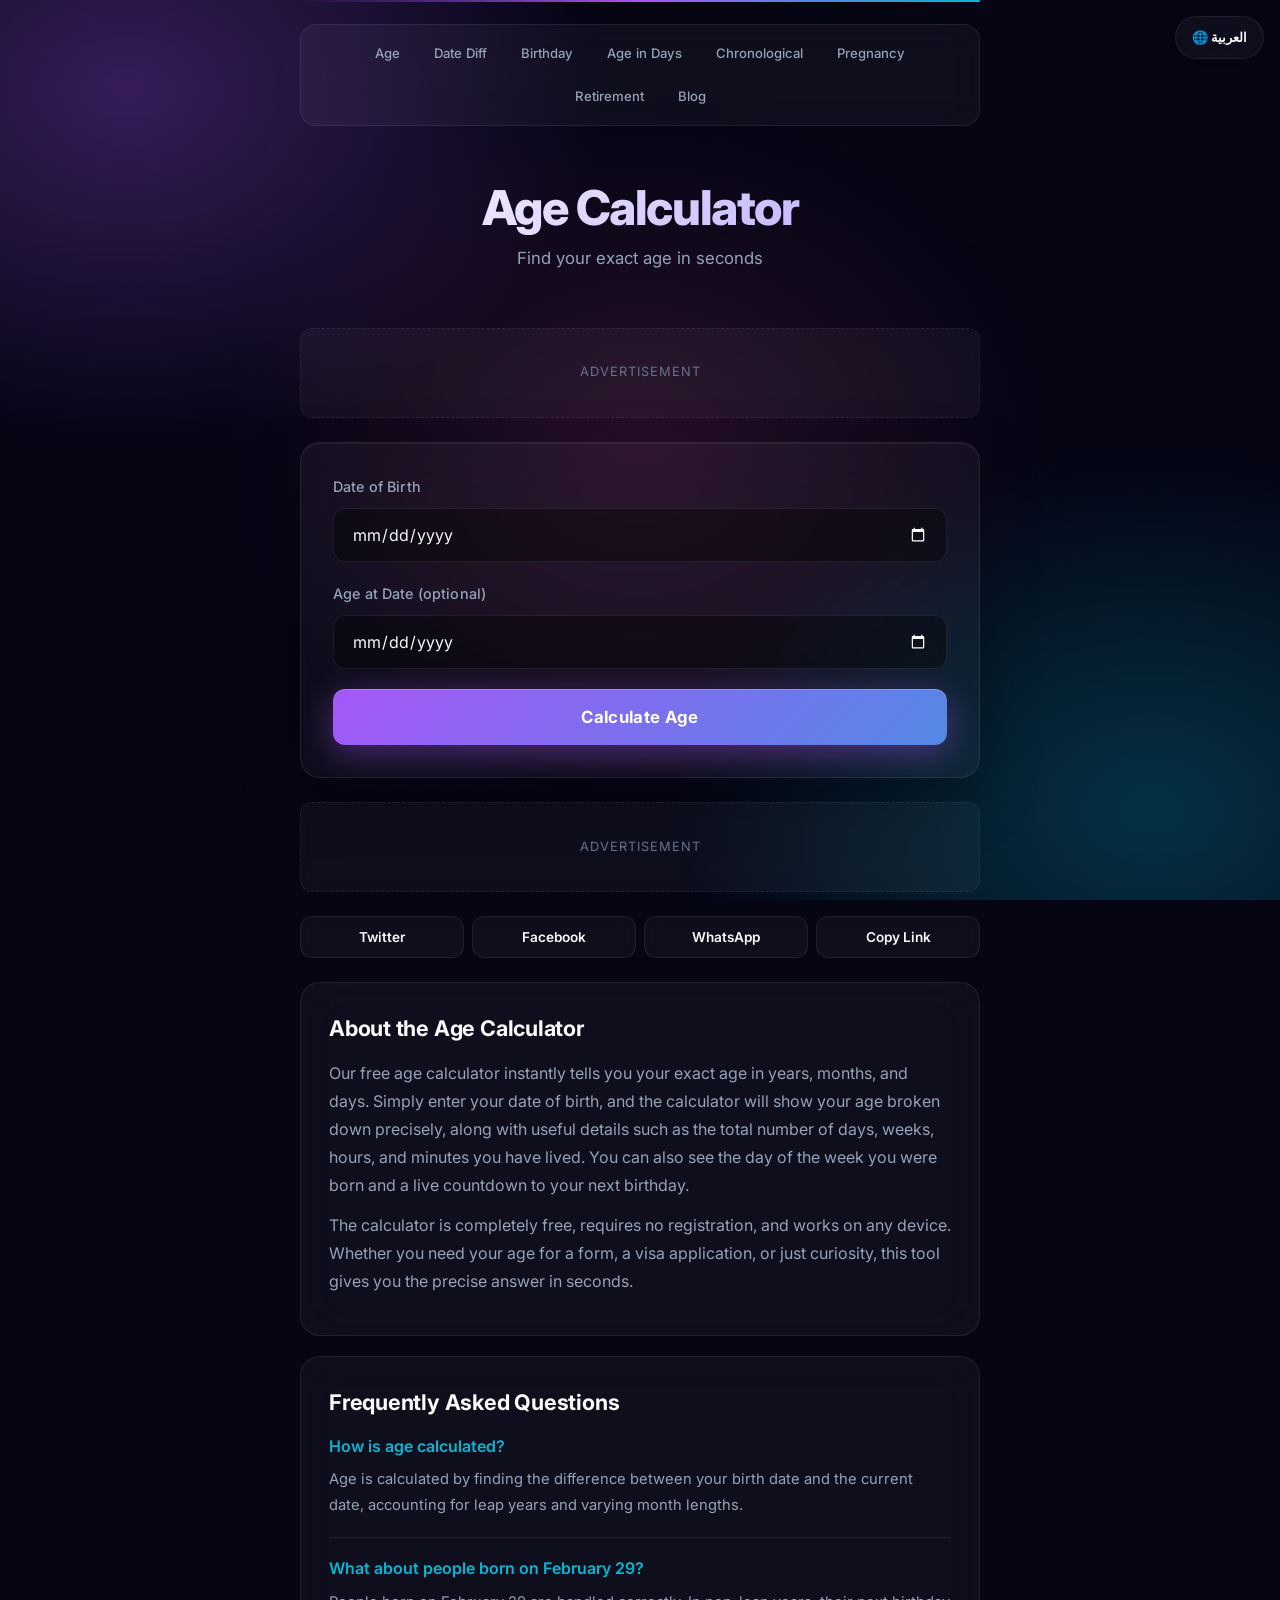
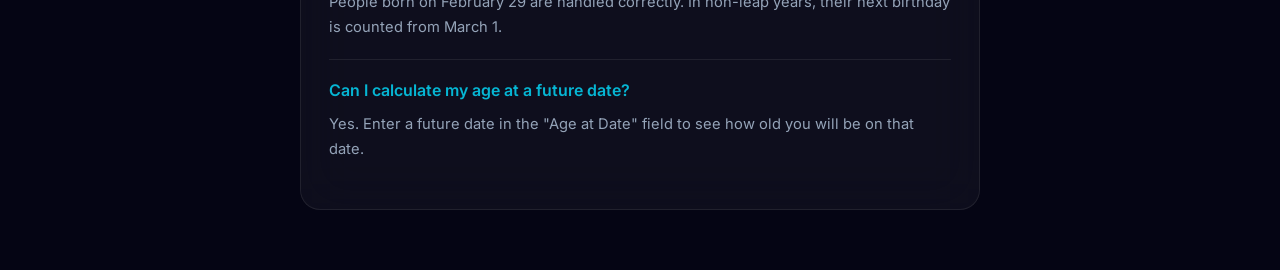
<file: index.html>
<!DOCTYPE html>
<html lang="en">
<head>
    <meta charset="UTF-8">
    <meta name="viewport" content="width=device-width, initial-scale=1.0">
    <title>Age Calculator - Calculate Your Exact Age in Years, Months, Days</title>
    <meta name="description" content="Free online age calculator. Find your exact age in years, months, days, hours and minutes. Also shows days until your next birthday and the day of week you were born.">
    <link rel="stylesheet" href="style.css">
    <script type="application/ld+json">
    {"@context":"https://schema.org","@type":"FAQPage","mainEntity":[
    {"@type":"Question","name":"How is age calculated?","acceptedAnswer":{"@type":"Answer","text":"Age is calculated by finding the difference between your birth date and the current date, accounting for leap years and varying month lengths."}},
    {"@type":"Question","name":"What about people born on February 29?","acceptedAnswer":{"@type":"Answer","text":"People born on February 29 are handled correctly. In non-leap years, their next birthday is counted from March 1."}},
    {"@type":"Question","name":"Can I calculate my age at a future date?","acceptedAnswer":{"@type":"Answer","text":"Yes. Enter a future date in the Age at Date field to see how old you will be on that date."}}]}
    </script>
</head>
<body>
    <div class="container">
        <nav class="site-nav">
            <a href="index.html">Age</a>
            <a href="date-difference.html">Date Diff</a>
            <a href="birthday-calculator.html">Birthday</a>
            <a href="age-in-days.html">Age in Days</a>
            <a href="chronological-age.html">Chronological</a>
            <a href="pregnancy-calculator.html">Pregnancy</a>
            <a href="retirement-calculator.html">Retirement</a>
            <a href="blog.html">Blog</a>
        </nav>
        <header>
            <h1>Age Calculator</h1>
            <p>Find your exact age in seconds</p>
        </header>
        <div class="ad-slot">Advertisement</div>
        <main class="card">
            <div class="input-group">
                <label for="birthdate">Date of Birth</label>
                <input type="date" id="birthdate" required>
            </div>
            <div class="input-group">
                <label for="currentdate">Age at Date (optional)</label>
                <input type="date" id="currentdate">
            </div>
            <button id="calculateBtn">Calculate Age</button>
        </main>
        <section id="results" class="results hidden">
            <div class="main-result">
                <h2>Your Exact Age</h2>
                <p id="ageResult">--</p>
            </div>
            <div id="countdownBox" class="countdown-box hidden">
                <span class="label">Next Birthday Countdown</span>
                <span id="countdown" class="countdown-value">--</span>
            </div>
                        <div id="progressBox" class="progress-container hidden">
                <h3>Life Progress (based on 80-year average)</h3>
                <div class="progress-bar"><div class="progress-fill" id="progressFill">0%</div></div>
                <div class="progress-label" id="progressLabel">--</div>
            </div>
            <div class="result-grid">
                <div class="result-item"><span class="label">Total Days</span><span class="value" id="totalDays">--</span></div>
                <div class="result-item"><span class="label">Total Weeks</span><span class="value" id="totalWeeks">--</span></div>
                <div class="result-item"><span class="label">Total Hours</span><span class="value" id="totalHours">--</span></div>
                <div class="result-item"><span class="label">Total Minutes</span><span class="value" id="totalMinutes">--</span></div>
                <div class="result-item"><span class="label">Born On</span><span class="value" id="bornDay">--</span></div>
                <div class="result-item"><span class="label">Next Birthday</span><span class="value" id="nextBirthday">--</span></div>
            </div>
        </section>
        <div class="ad-slot">Advertisement</div>
        <section class="content-section">
            <h2>About the Age Calculator</h2>
            <p>Our free age calculator instantly tells you your exact age in years, months, and days. Simply enter your date of birth, and the calculator will show your age broken down precisely, along with useful details such as the total number of days, weeks, hours, and minutes you have lived. You can also see the day of the week you were born and a live countdown to your next birthday.</p>
            <p>The calculator is completely free, requires no registration, and works on any device. Whether you need your age for a form, a visa application, or just curiosity, this tool gives you the precise answer in seconds.</p>
        </section>
        <section class="content-section">
            <h2>Frequently Asked Questions</h2>
            <div class="faq-item"><h3>How is age calculated?</h3><p>Age is calculated by finding the difference between your birth date and the current date, accounting for leap years and varying month lengths.</p></div>
            <div class="faq-item"><h3>What about people born on February 29?</h3><p>People born on February 29 are handled correctly. In non-leap years, their next birthday is counted from March 1.</p></div>
            <div class="faq-item"><h3>Can I calculate my age at a future date?</h3><p>Yes. Enter a future date in the "Age at Date" field to see how old you will be on that date.</p></div>
        </section>
    </div>
    <script src="script.js"></script>
    <script src="common.js"></script>
</body>
</html>
</file>
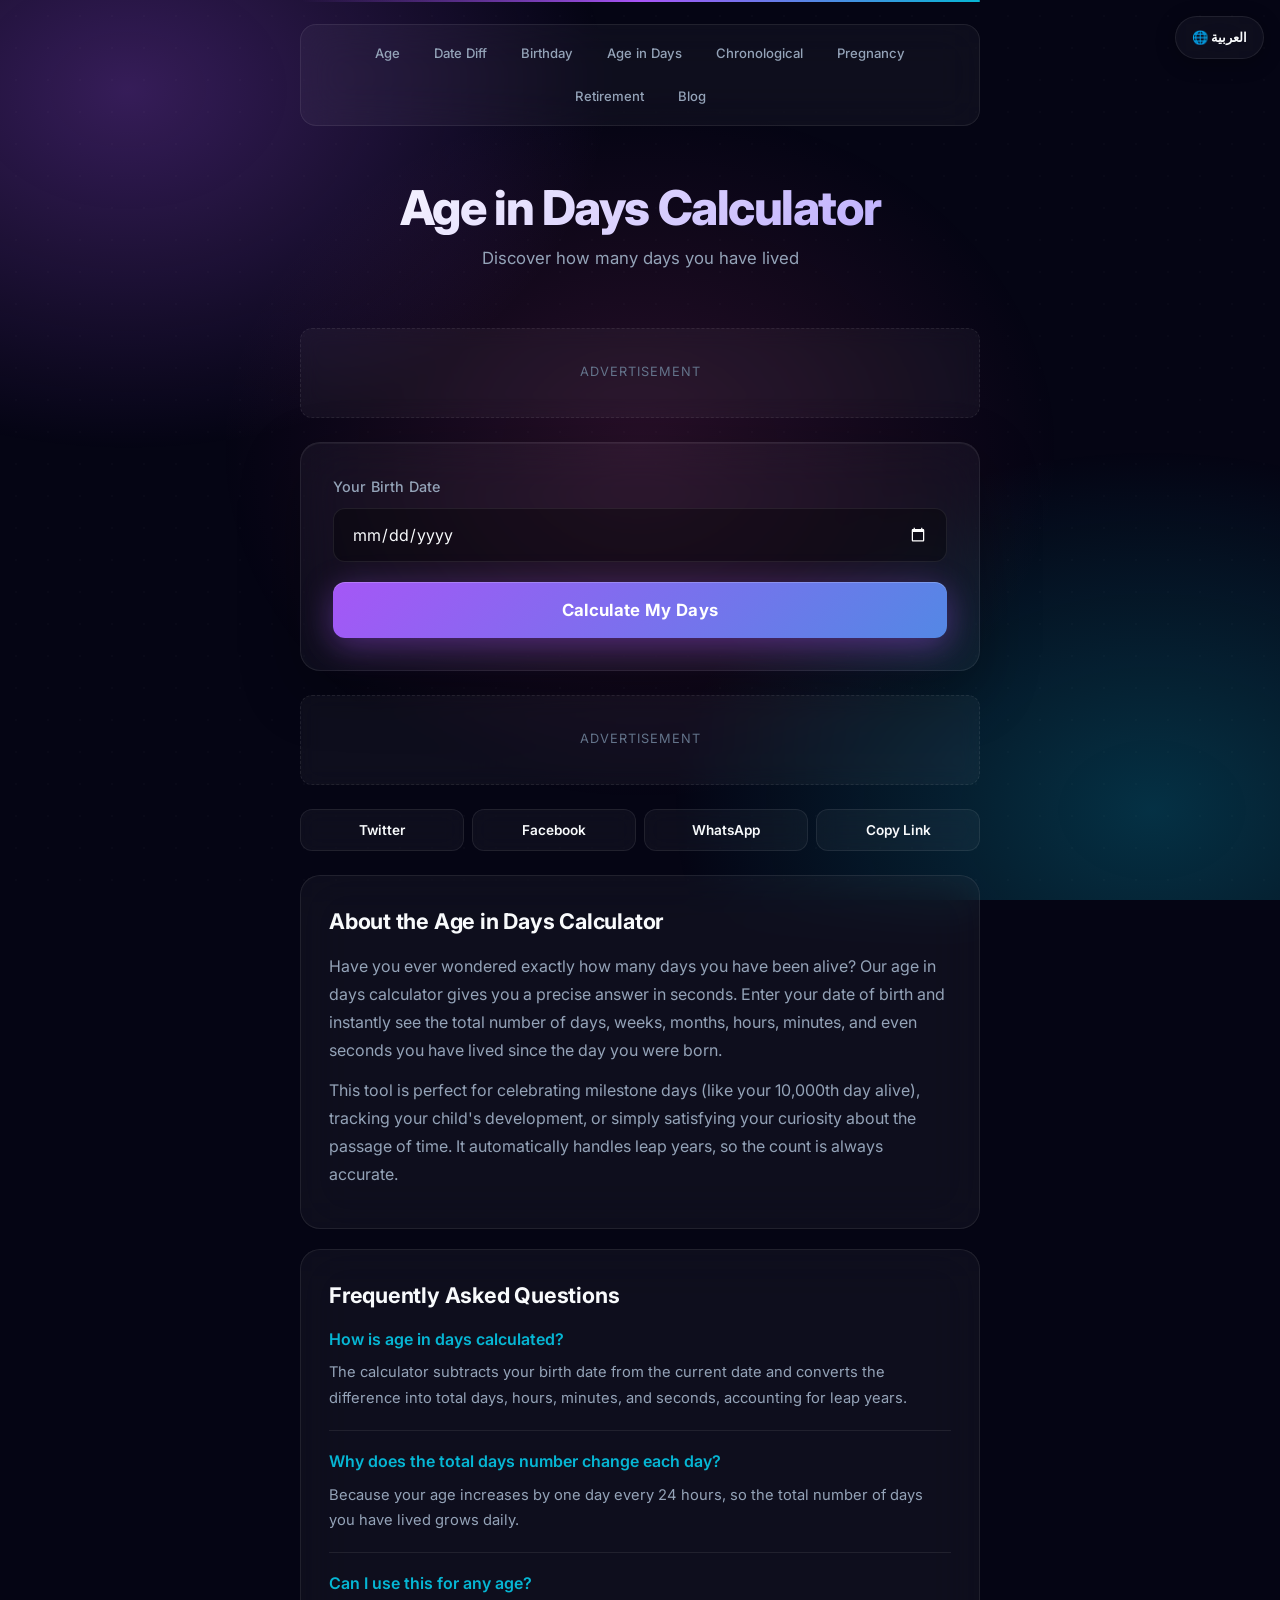
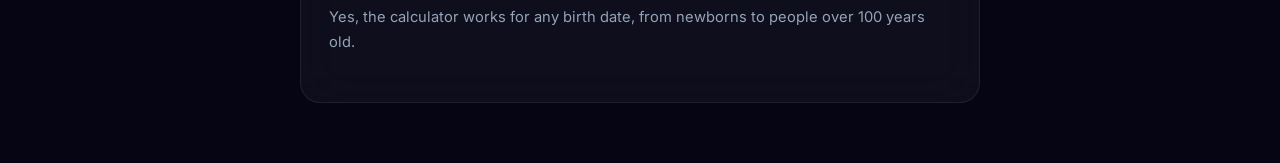
<file: age-in-days.html>
<!DOCTYPE html>
<html lang="en">
<head>
    <meta charset="UTF-8">
    <meta name="viewport" content="width=device-width, initial-scale=1.0">
    <title>Age in Days Calculator - How Many Days Old Am I?</title>
    <meta name="description" content="Find out exactly how many days, hours, minutes, and seconds old you are. Free age in days calculator for all ages.">
    <link rel="stylesheet" href="style.css">
    <script type="application/ld+json">
    {"@context":"https://schema.org","@type":"FAQPage","mainEntity":[
    {"@type":"Question","name":"How is age in days calculated?","acceptedAnswer":{"@type":"Answer","text":"The calculator subtracts your birth date from the current date and converts the difference into total days, hours, minutes, and seconds, accounting for leap years."}},
    {"@type":"Question","name":"Why does the total days number change each day?","acceptedAnswer":{"@type":"Answer","text":"Because your age increases by one day every 24 hours, so the total number of days you have lived grows daily."}},
    {"@type":"Question","name":"Can I use this for any age?","acceptedAnswer":{"@type":"Answer","text":"Yes, the calculator works for any birth date, from newborns to people over 100 years old."}}]}
    </script>
</head>
<body>
    <div class="container">
        <nav class="site-nav">
            <a href="index.html">Age</a>
            <a href="date-difference.html">Date Diff</a>
            <a href="birthday-calculator.html">Birthday</a>
            <a href="age-in-days.html">Age in Days</a>
            <a href="chronological-age.html">Chronological</a>
            <a href="pregnancy-calculator.html">Pregnancy</a>
            <a href="retirement-calculator.html">Retirement</a>
            <a href="blog.html">Blog</a>
        </nav>
        <header>
            <h1>Age in Days Calculator</h1>
            <p>Discover how many days you have lived</p>
        </header>
        <div class="ad-slot">Advertisement</div>
        <main class="card">
            <div class="input-group">
                <label for="birthDate">Your Birth Date</label>
                <input type="date" id="birthDate" required>
            </div>
            <button id="calculateBtn">Calculate My Days</button>
        </main>
        <section id="results" class="results hidden">
            <div class="main-result">
                <h2>You Have Lived</h2>
                <p id="mainDays">--</p>
            </div>
            <div class="result-grid">
                <div class="result-item"><span class="label">Total Weeks</span><span class="value" id="totalWeeks">--</span></div>
                <div class="result-item"><span class="label">Total Months</span><span class="value" id="totalMonths">--</span></div>
                <div class="result-item"><span class="label">Total Hours</span><span class="value" id="totalHours">--</span></div>
                <div class="result-item"><span class="label">Total Minutes</span><span class="value" id="totalMinutes">--</span></div>
                <div class="result-item"><span class="label">Total Seconds</span><span class="value" id="totalSeconds">--</span></div>
            </div>
        </section>
        <div class="ad-slot">Advertisement</div>
        <section class="content-section">
            <h2>About the Age in Days Calculator</h2>
            <p>Have you ever wondered exactly how many days you have been alive? Our age in days calculator gives you a precise answer in seconds. Enter your date of birth and instantly see the total number of days, weeks, months, hours, minutes, and even seconds you have lived since the day you were born.</p>
            <p>This tool is perfect for celebrating milestone days (like your 10,000th day alive), tracking your child's development, or simply satisfying your curiosity about the passage of time. It automatically handles leap years, so the count is always accurate.</p>
        </section>
        <section class="content-section">
            <h2>Frequently Asked Questions</h2>
            <div class="faq-item"><h3>How is age in days calculated?</h3><p>The calculator subtracts your birth date from the current date and converts the difference into total days, hours, minutes, and seconds, accounting for leap years.</p></div>
            <div class="faq-item"><h3>Why does the total days number change each day?</h3><p>Because your age increases by one day every 24 hours, so the total number of days you have lived grows daily.</p></div>
            <div class="faq-item"><h3>Can I use this for any age?</h3><p>Yes, the calculator works for any birth date, from newborns to people over 100 years old.</p></div>
        </section>
    </div>
    <script src="age-in-days.js"></script>
    <script src="common.js"></script>
</body>
</html>
</file>
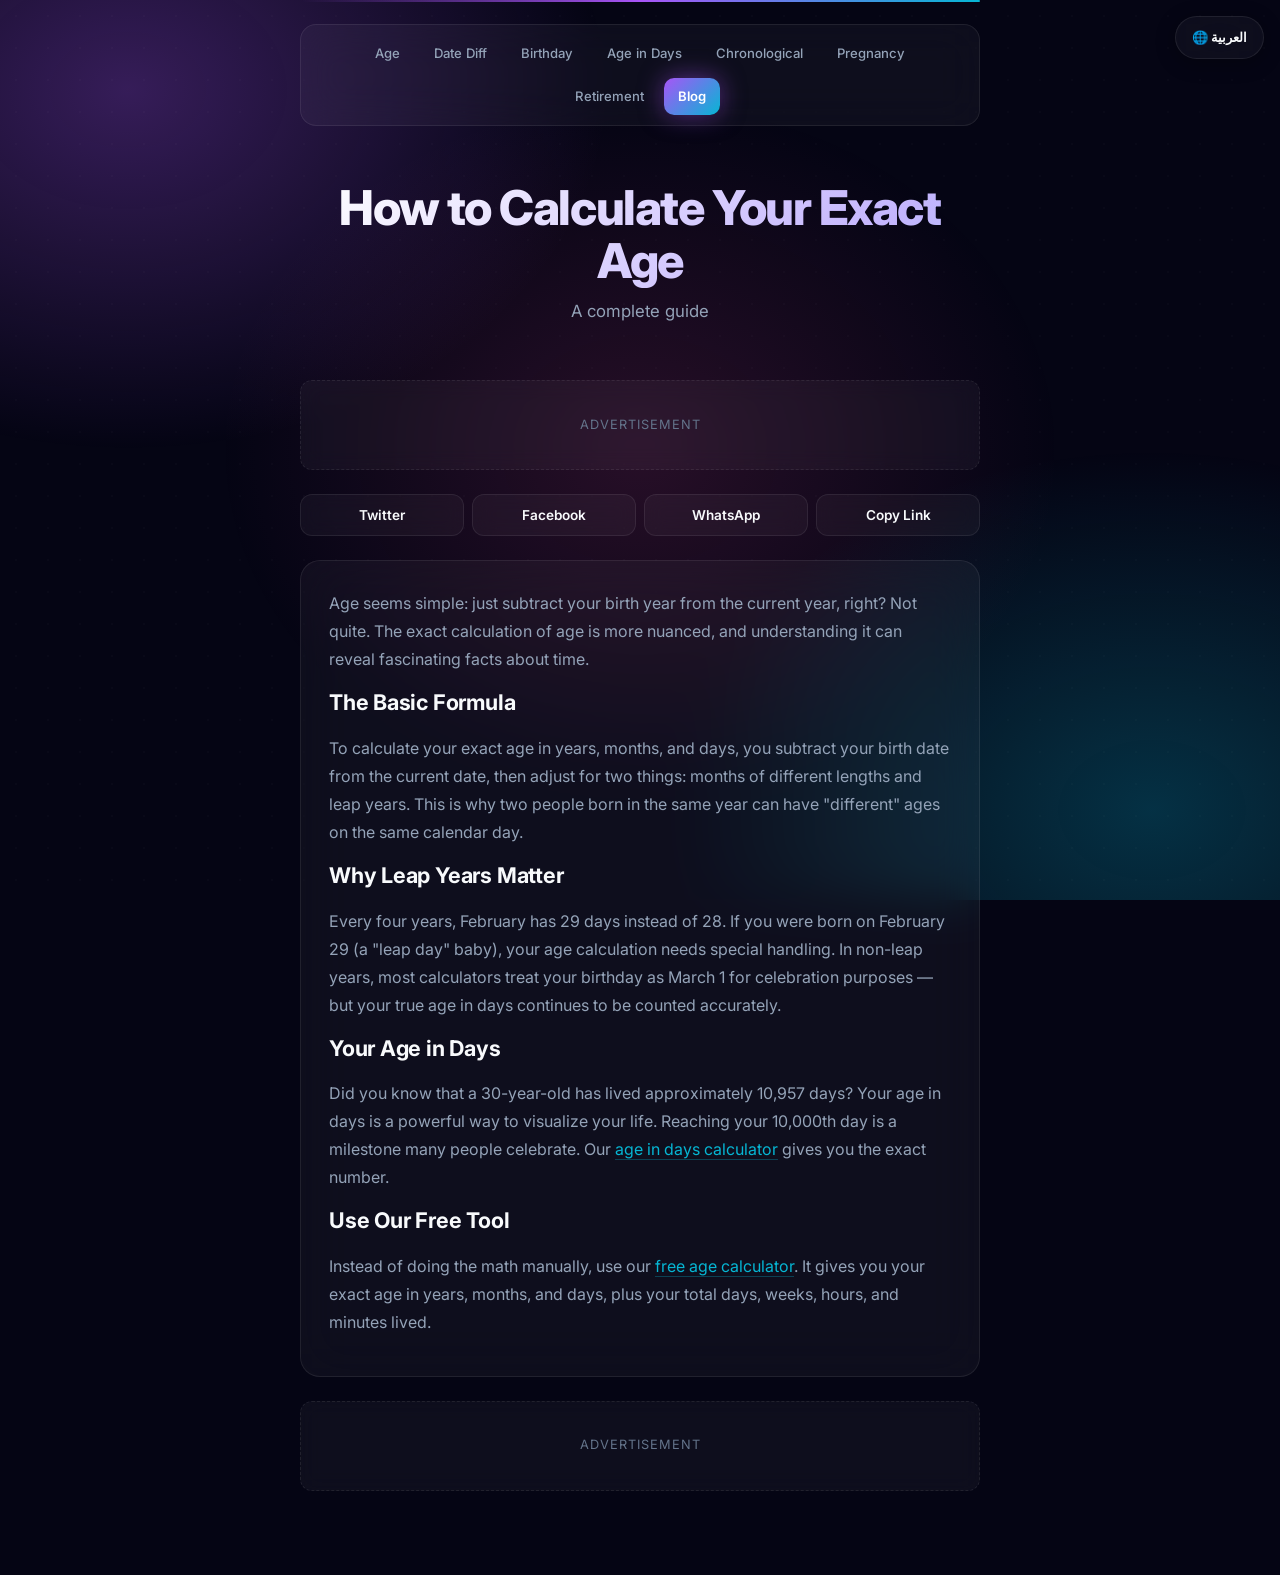
<file: article-age-calculation.html>
<!DOCTYPE html>
<html lang="en">
<head>
    <meta charset="UTF-8">
    <meta name="viewport" content="width=device-width, initial-scale=1.0">
    <title>How to Calculate Your Exact Age: A Complete Guide</title>
    <meta name="description" content="Learn the math behind age calculation, including leap years, month lengths, and why your age in days tells a fascinating story.">
    <link rel="stylesheet" href="style.css">
</head>
<body>
    <div class="container">
        <nav class="site-nav">
            <a href="index.html">Age</a>
            <a href="date-difference.html">Date Diff</a>
            <a href="birthday-calculator.html">Birthday</a>
            <a href="age-in-days.html">Age in Days</a>
            <a href="chronological-age.html">Chronological</a>
            <a href="pregnancy-calculator.html">Pregnancy</a>
            <a href="retirement-calculator.html">Retirement</a>
            <a href="blog.html" class="active">Blog</a>
        </nav>
        <header><h1>How to Calculate Your Exact Age</h1><p>A complete guide</p></header>
        <div class="ad-slot">Advertisement</div>
        <section class="content-section">
            <p>Age seems simple: just subtract your birth year from the current year, right? Not quite. The exact calculation of age is more nuanced, and understanding it can reveal fascinating facts about time.</p>
            <h2>The Basic Formula</h2>
            <p>To calculate your exact age in years, months, and days, you subtract your birth date from the current date, then adjust for two things: months of different lengths and leap years. This is why two people born in the same year can have "different" ages on the same calendar day.</p>
            <h2>Why Leap Years Matter</h2>
            <p>Every four years, February has 29 days instead of 28. If you were born on February 29 (a "leap day" baby), your age calculation needs special handling. In non-leap years, most calculators treat your birthday as March 1 for celebration purposes — but your true age in days continues to be counted accurately.</p>
            <h2>Your Age in Days</h2>
            <p>Did you know that a 30-year-old has lived approximately 10,957 days? Your age in days is a powerful way to visualize your life. Reaching your 10,000th day is a milestone many people celebrate. Our <a href="age-in-days.html">age in days calculator</a> gives you the exact number.</p>
            <h2>Use Our Free Tool</h2>
            <p>Instead of doing the math manually, use our <a href="index.html">free age calculator</a>. It gives you your exact age in years, months, and days, plus your total days, weeks, hours, and minutes lived.</p>
        </section>
        <div class="ad-slot">Advertisement</div>
    </div>
    <script src="common.js"></script>
</body>
</html>
</file>
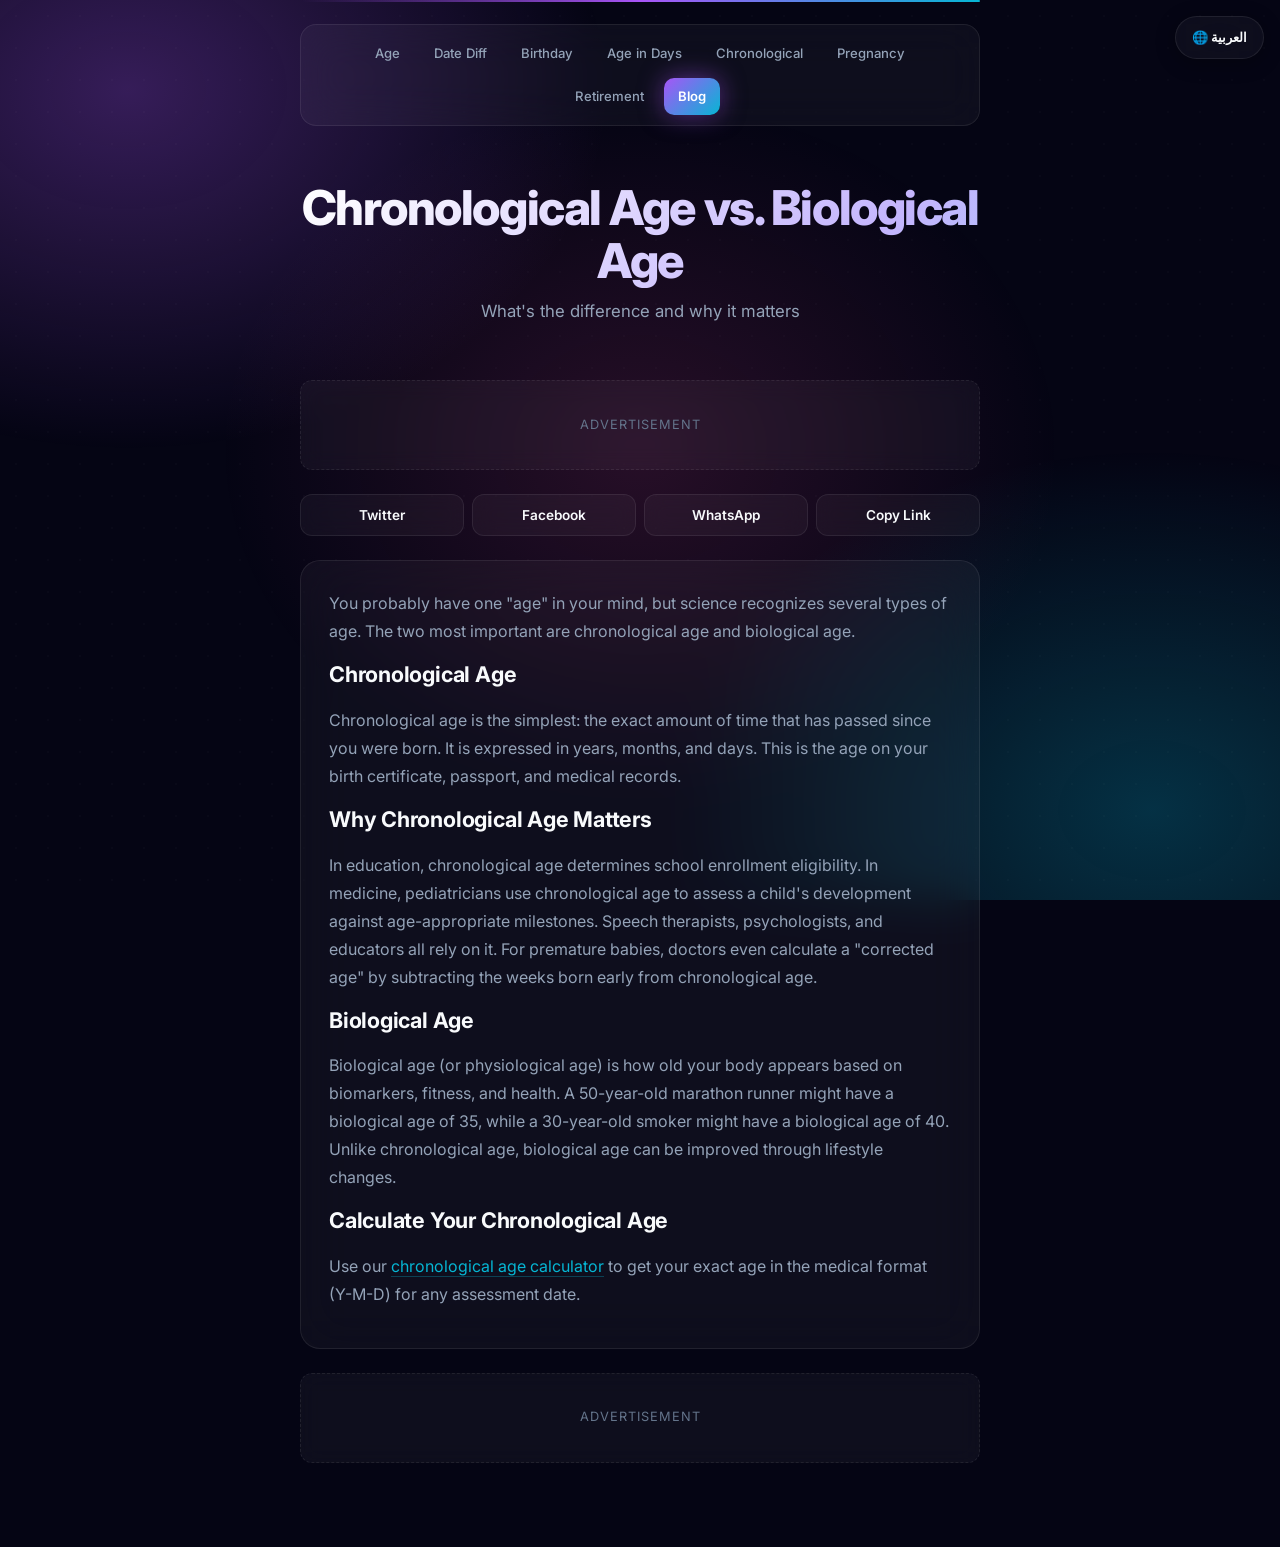
<file: article-chronological-age.html>
<!DOCTYPE html>
<html lang="en">
<head>
    <meta charset="UTF-8">
    <meta name="viewport" content="width=device-width, initial-scale=1.0">
    <title>Chronological Age vs. Biological Age: What's the Difference?</title>
    <meta name="description" content="Understand chronological age, why it matters in education and medicine, and how it differs from biological age.">
    <link rel="stylesheet" href="style.css">
</head>
<body>
    <div class="container">
        <nav class="site-nav">
            <a href="index.html">Age</a>
            <a href="date-difference.html">Date Diff</a>
            <a href="birthday-calculator.html">Birthday</a>
            <a href="age-in-days.html">Age in Days</a>
            <a href="chronological-age.html">Chronological</a>
            <a href="pregnancy-calculator.html">Pregnancy</a>
            <a href="retirement-calculator.html">Retirement</a>
            <a href="blog.html" class="active">Blog</a>
        </nav>
        <header><h1>Chronological Age vs. Biological Age</h1><p>What's the difference and why it matters</p></header>
        <div class="ad-slot">Advertisement</div>
        <section class="content-section">
            <p>You probably have one "age" in your mind, but science recognizes several types of age. The two most important are chronological age and biological age.</p>
            <h2>Chronological Age</h2>
            <p>Chronological age is the simplest: the exact amount of time that has passed since you were born. It is expressed in years, months, and days. This is the age on your birth certificate, passport, and medical records.</p>
            <h2>Why Chronological Age Matters</h2>
            <p>In education, chronological age determines school enrollment eligibility. In medicine, pediatricians use chronological age to assess a child's development against age-appropriate milestones. Speech therapists, psychologists, and educators all rely on it. For premature babies, doctors even calculate a "corrected age" by subtracting the weeks born early from chronological age.</p>
            <h2>Biological Age</h2>
            <p>Biological age (or physiological age) is how old your body appears based on biomarkers, fitness, and health. A 50-year-old marathon runner might have a biological age of 35, while a 30-year-old smoker might have a biological age of 40. Unlike chronological age, biological age can be improved through lifestyle changes.</p>
            <h2>Calculate Your Chronological Age</h2>
            <p>Use our <a href="chronological-age.html">chronological age calculator</a> to get your exact age in the medical format (Y-M-D) for any assessment date.</p>
        </section>
        <div class="ad-slot">Advertisement</div>
    </div>
    <script src="common.js"></script>
</body>
</html>
</file>
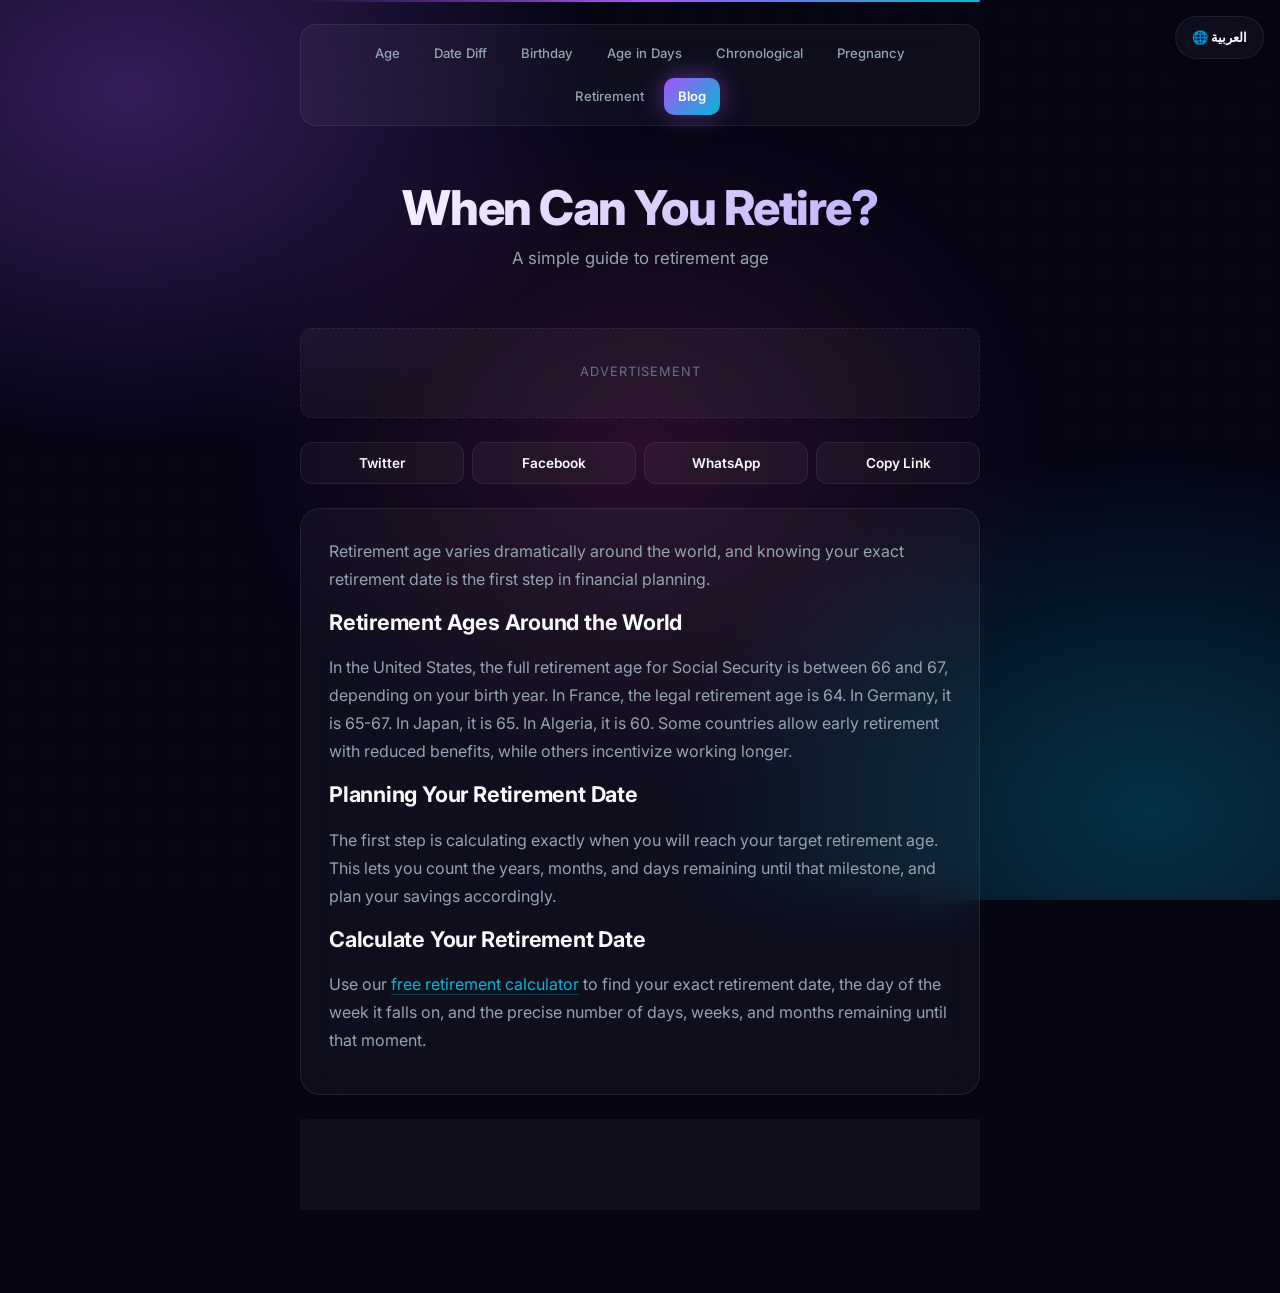
<file: article-retirement.html>
<!DOCTYPE html>
<html lang="en">
<head>
    <meta charset="UTF-8">
    <meta name="viewport" content="width=device-width, initial-scale=1.0">
    <title>When Can You Retire? A Simple Guide to Retirement Age</title>
    <meta name="description" content="Discover how retirement age works around the world and how to calculate your exact retirement date.">
    <link rel="stylesheet" href="style.css">
</head>
<body>
    <div class="container">
        <nav class="site-nav">
            <a href="index.html">Age</a>
            <a href="date-difference.html">Date Diff</a>
            <a href="birthday-calculator.html">Birthday</a>
            <a href="age-in-days.html">Age in Days</a>
            <a href="chronological-age.html">Chronological</a>
            <a href="pregnancy-calculator.html">Pregnancy</a>
            <a href="retirement-calculator.html">Retirement</a>
            <a href="blog.html" class="active">Blog</a>
        </nav>
        <header><h1>When Can You Retire?</h1><p>A simple guide to retirement age</p></header>
        <div class="ad-slot">Advertisement</div>
        <section class="content-section">
            <p>Retirement age varies dramatically around the world, and knowing your exact retirement date is the first step in financial planning.</p>
            <h2>Retirement Ages Around the World</h2>
            <p>In the United States, the full retirement age for Social Security is between 66 and 67, depending on your birth year. In France, the legal retirement age is 64. In Germany, it is 65-67. In Japan, it is 65. In Algeria, it is 60. Some countries allow early retirement with reduced benefits, while others incentivize working longer.</p>
            <h2>Planning Your Retirement Date</h2>
            <p>The first step is calculating exactly when you will reach your target retirement age. This lets you count the years, months, and days remaining until that milestone, and plan your savings accordingly.</p>
            <h2>Calculate Your Retirement Date</h2>
            <p>Use our <a href="retirement-calculator.html">free retirement calculator</a> to find your exact retirement date, the day of the week it falls on, and the precise number of days, weeks, and months remaining until that moment.</p>
        </section>
        <div class="ad-slot">Advertisement</div>
    </div>
    <script src="common.js"></script>
</body>
</html>
</file>
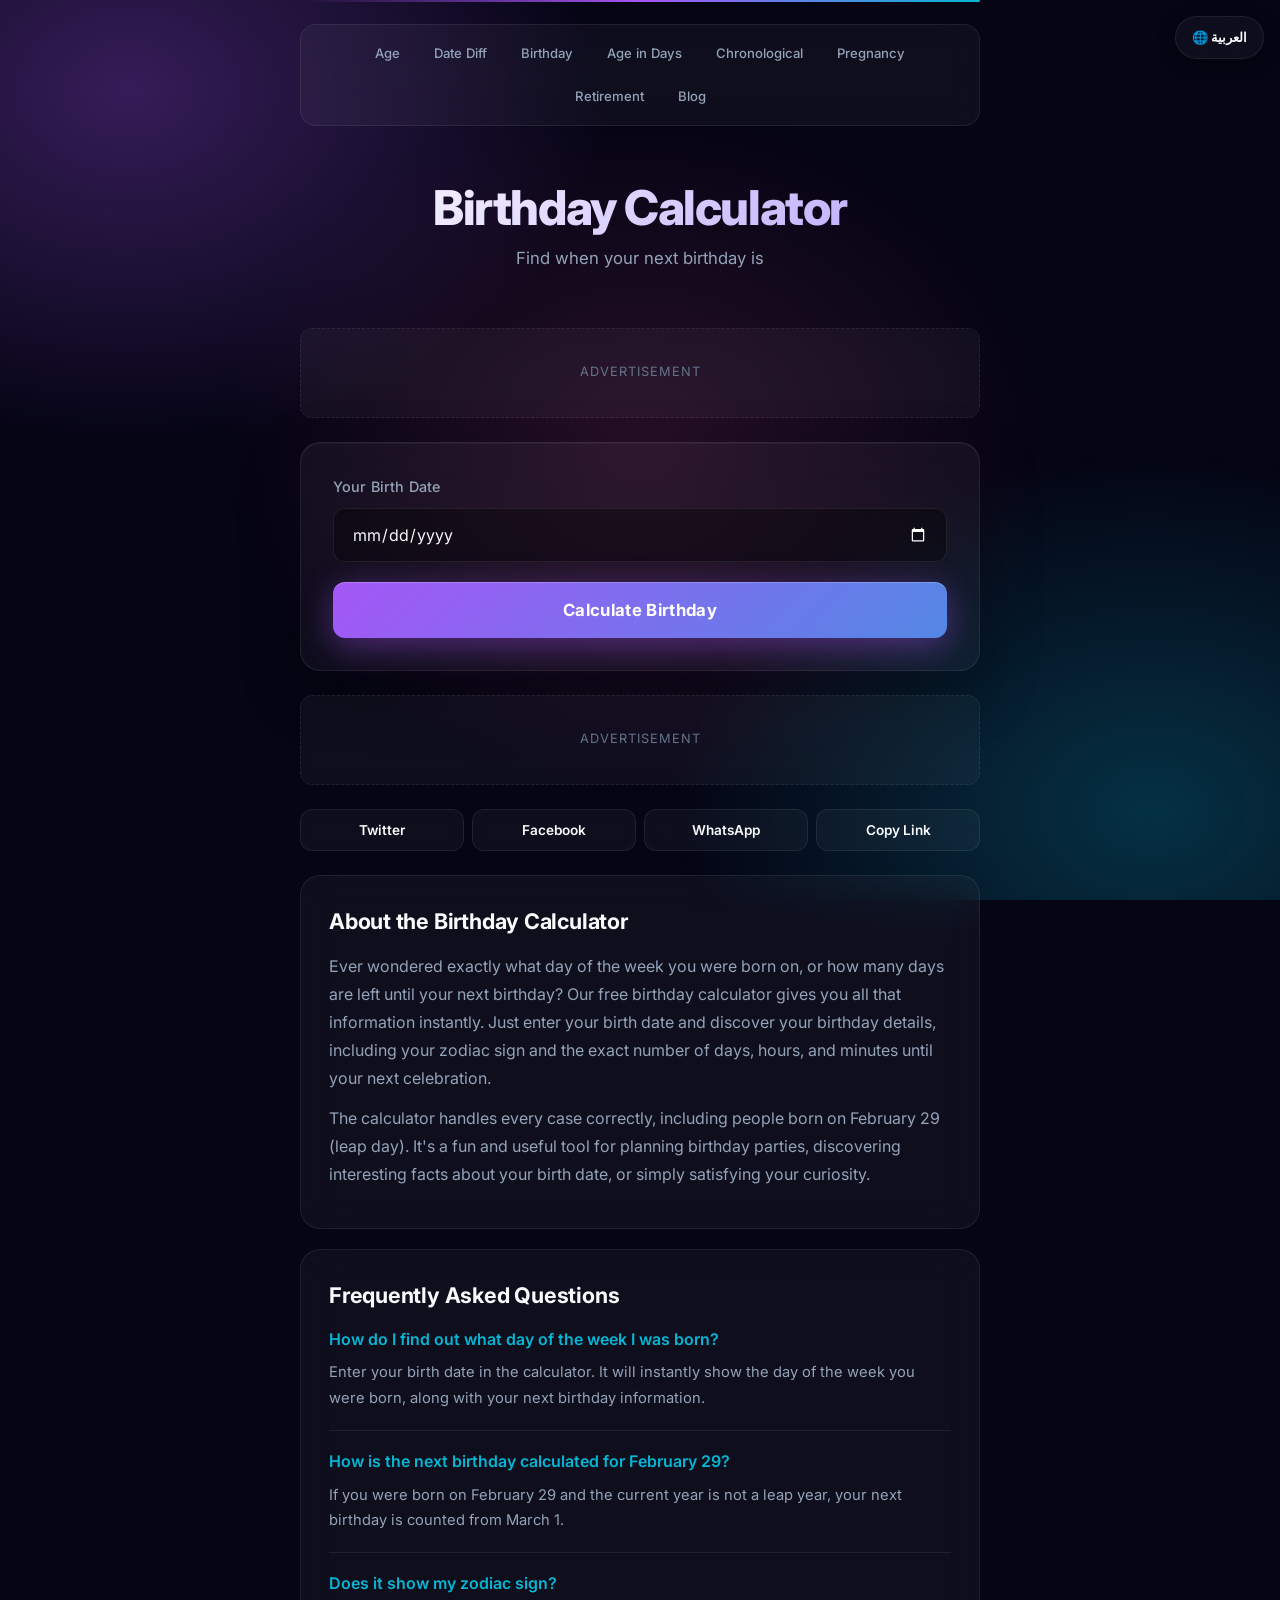
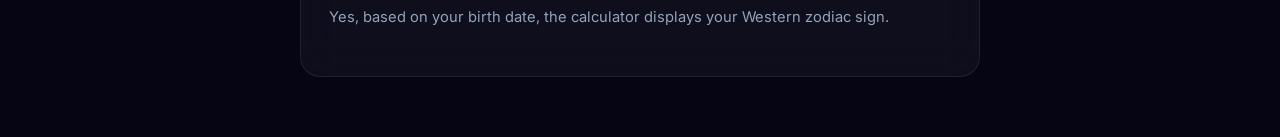
<file: birthday-calculator.html>
<!DOCTYPE html>
<html lang="en">
<head>
    <meta charset="UTF-8">
    <meta name="viewport" content="width=device-width, initial-scale=1.0">
    <title>Birthday Calculator - When Is My Next Birthday?</title>
    <meta name="description" content="Find out when your next birthday is, how many days are left, the day of the week you were born, and your zodiac sign. Free birthday calculator.">
    <link rel="stylesheet" href="style.css">
    <script type="application/ld+json">
    {"@context":"https://schema.org","@type":"FAQPage","mainEntity":[
    {"@type":"Question","name":"How do I find out what day of the week I was born?","acceptedAnswer":{"@type":"Answer","text":"Enter your birth date in the calculator. It will instantly show the day of the week you were born, along with your next birthday information."}},
    {"@type":"Question","name":"How is the next birthday calculated for February 29?","acceptedAnswer":{"@type":"Answer","text":"If you were born on February 29 and the current year is not a leap year, your next birthday is counted from March 1."}},
    {"@type":"Question","name":"Does it show my zodiac sign?","acceptedAnswer":{"@type":"Answer","text":"Yes, based on your birth date, the calculator displays your Western zodiac sign."}}]}
    </script>
</head>
<body>
    <div class="container">
        <nav class="site-nav">
            <a href="index.html">Age</a>
            <a href="date-difference.html">Date Diff</a>
            <a href="birthday-calculator.html">Birthday</a>
            <a href="age-in-days.html">Age in Days</a>
            <a href="chronological-age.html">Chronological</a>
            <a href="pregnancy-calculator.html">Pregnancy</a>
            <a href="retirement-calculator.html">Retirement</a>
            <a href="blog.html">Blog</a>
        </nav>
        <header>
            <h1>Birthday Calculator</h1>
            <p>Find when your next birthday is</p>
        </header>
        <div class="ad-slot">Advertisement</div>
        <main class="card">
            <div class="input-group">
                <label for="birthDate">Your Birth Date</label>
                <input type="date" id="birthDate" required>
            </div>
            <button id="calculateBtn">Calculate Birthday</button>
        </main>
        <section id="results" class="results hidden">
            <div class="main-result">
                <h2>You Were Born On</h2>
                <p id="birthdayResult">--</p>
            </div>
            <div class="result-grid">
                <div class="result-item"><span class="label">Next Birthday</span><span class="value" id="nextBirthdayDate">--</span></div>
                <div class="result-item"><span class="label">Day of Week</span><span class="value" id="nextBirthdayDay">--</span></div>
                <div class="result-item"><span class="label">Days Until</span><span class="value" id="daysUntil">--</span></div>
                <div class="result-item"><span class="label">Age Turning</span><span class="value" id="ageTurning">--</span></div>
                <div class="result-item"><span class="label">Zodiac Sign</span><span class="value" id="zodiac">--</span></div>
            </div>
        </section>
        <div class="ad-slot">Advertisement</div>
        <section class="content-section">
            <h2>About the Birthday Calculator</h2>
            <p>Ever wondered exactly what day of the week you were born on, or how many days are left until your next birthday? Our free birthday calculator gives you all that information instantly. Just enter your birth date and discover your birthday details, including your zodiac sign and the exact number of days, hours, and minutes until your next celebration.</p>
            <p>The calculator handles every case correctly, including people born on February 29 (leap day). It's a fun and useful tool for planning birthday parties, discovering interesting facts about your birth date, or simply satisfying your curiosity.</p>
        </section>
        <section class="content-section">
            <h2>Frequently Asked Questions</h2>
            <div class="faq-item"><h3>How do I find out what day of the week I was born?</h3><p>Enter your birth date in the calculator. It will instantly show the day of the week you were born, along with your next birthday information.</p></div>
            <div class="faq-item"><h3>How is the next birthday calculated for February 29?</h3><p>If you were born on February 29 and the current year is not a leap year, your next birthday is counted from March 1.</p></div>
            <div class="faq-item"><h3>Does it show my zodiac sign?</h3><p>Yes, based on your birth date, the calculator displays your Western zodiac sign.</p></div>
        </section>
    </div>
    <script src="birthday.js"></script>
    <script src="common.js"></script>
</body>
</html>
</file>
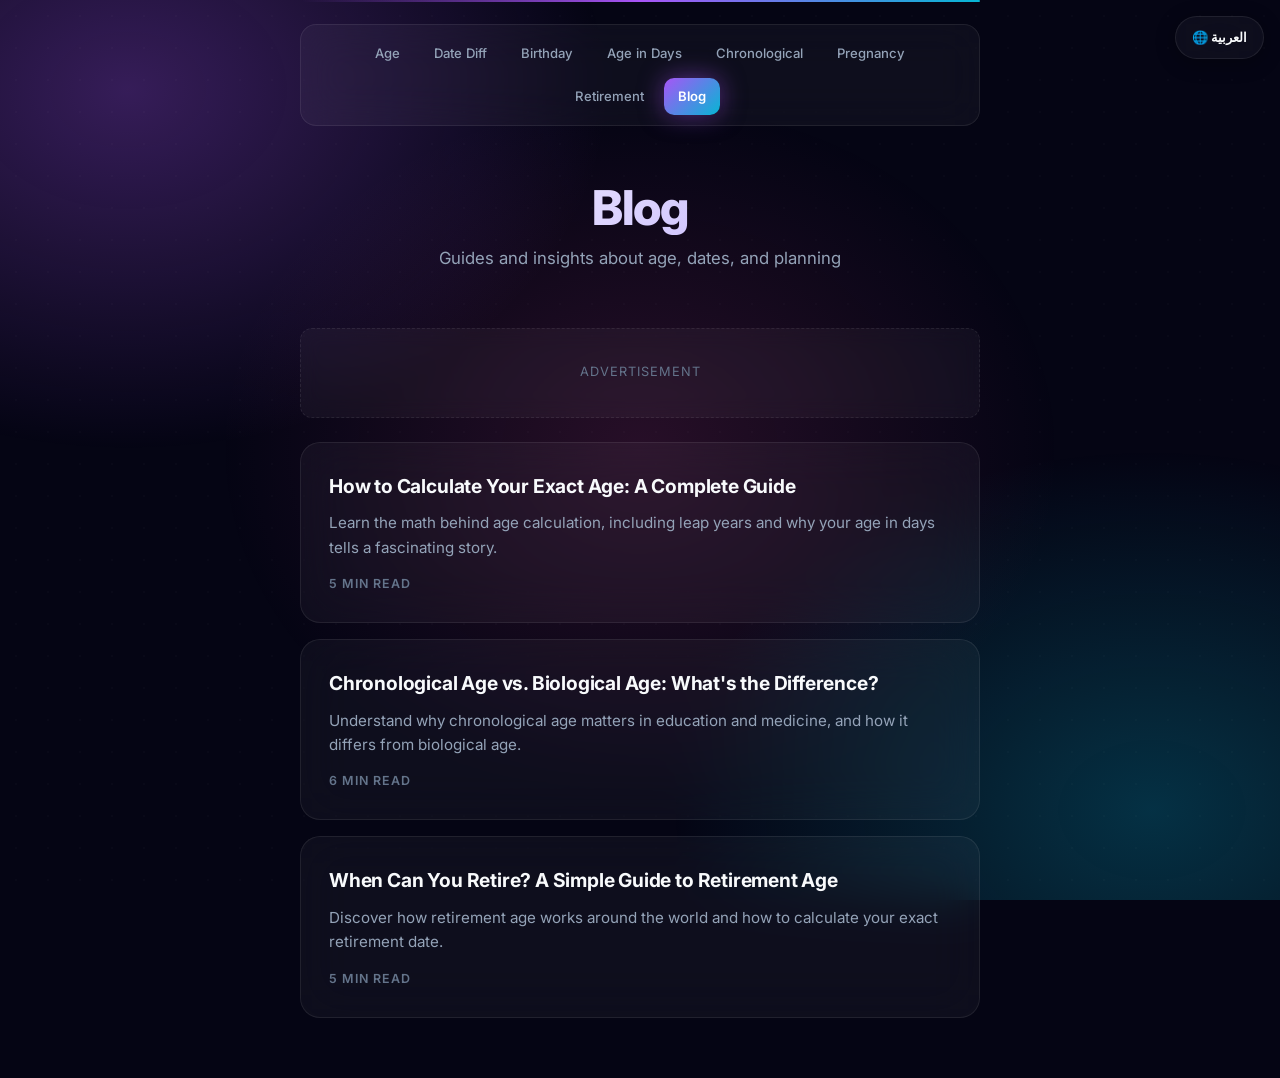
<file: blog.html>
<!DOCTYPE html>
<html lang="en">
<head>
    <meta charset="UTF-8">
    <meta name="viewport" content="width=device-width, initial-scale=1.0">
    <title>Blog - Age & Date Calculators</title>
    <meta name="description" content="Articles about age calculation, date math, retirement planning, and chronological age in education and medicine.">
    <link rel="stylesheet" href="style.css">
</head>
<body>
    <div class="container">
        <nav class="site-nav">
            <a href="index.html">Age</a>
            <a href="date-difference.html">Date Diff</a>
            <a href="birthday-calculator.html">Birthday</a>
            <a href="age-in-days.html">Age in Days</a>
            <a href="chronological-age.html">Chronological</a>
            <a href="pregnancy-calculator.html">Pregnancy</a>
            <a href="retirement-calculator.html">Retirement</a>
            <a href="blog.html" class="active">Blog</a>
        </nav>
        <header><h1>Blog</h1><p>Guides and insights about age, dates, and planning</p></header>
        <div class="ad-slot">Advertisement</div>
        <div class="blog-grid">
            <a href="article-age-calculation.html" class="blog-card">
                <h3>How to Calculate Your Exact Age: A Complete Guide</h3>
                <p>Learn the math behind age calculation, including leap years and why your age in days tells a fascinating story.</p>
                <div class="date">5 min read</div>
            </a>
            <a href="article-chronological-age.html" class="blog-card">
                <h3>Chronological Age vs. Biological Age: What's the Difference?</h3>
                <p>Understand why chronological age matters in education and medicine, and how it differs from biological age.</p>
                <div class="date">6 min read</div>
            </a>
            <a href="article-retirement.html" class="blog-card">
                <h3>When Can You Retire? A Simple Guide to Retirement Age</h3>
                <p>Discover how retirement age works around the world and how to calculate your exact retirement date.</p>
                <div class="date">5 min read</div>
            </a>
        </div>
    </div>
    <script src="common.js"></script>
</body>
</html>
</file>
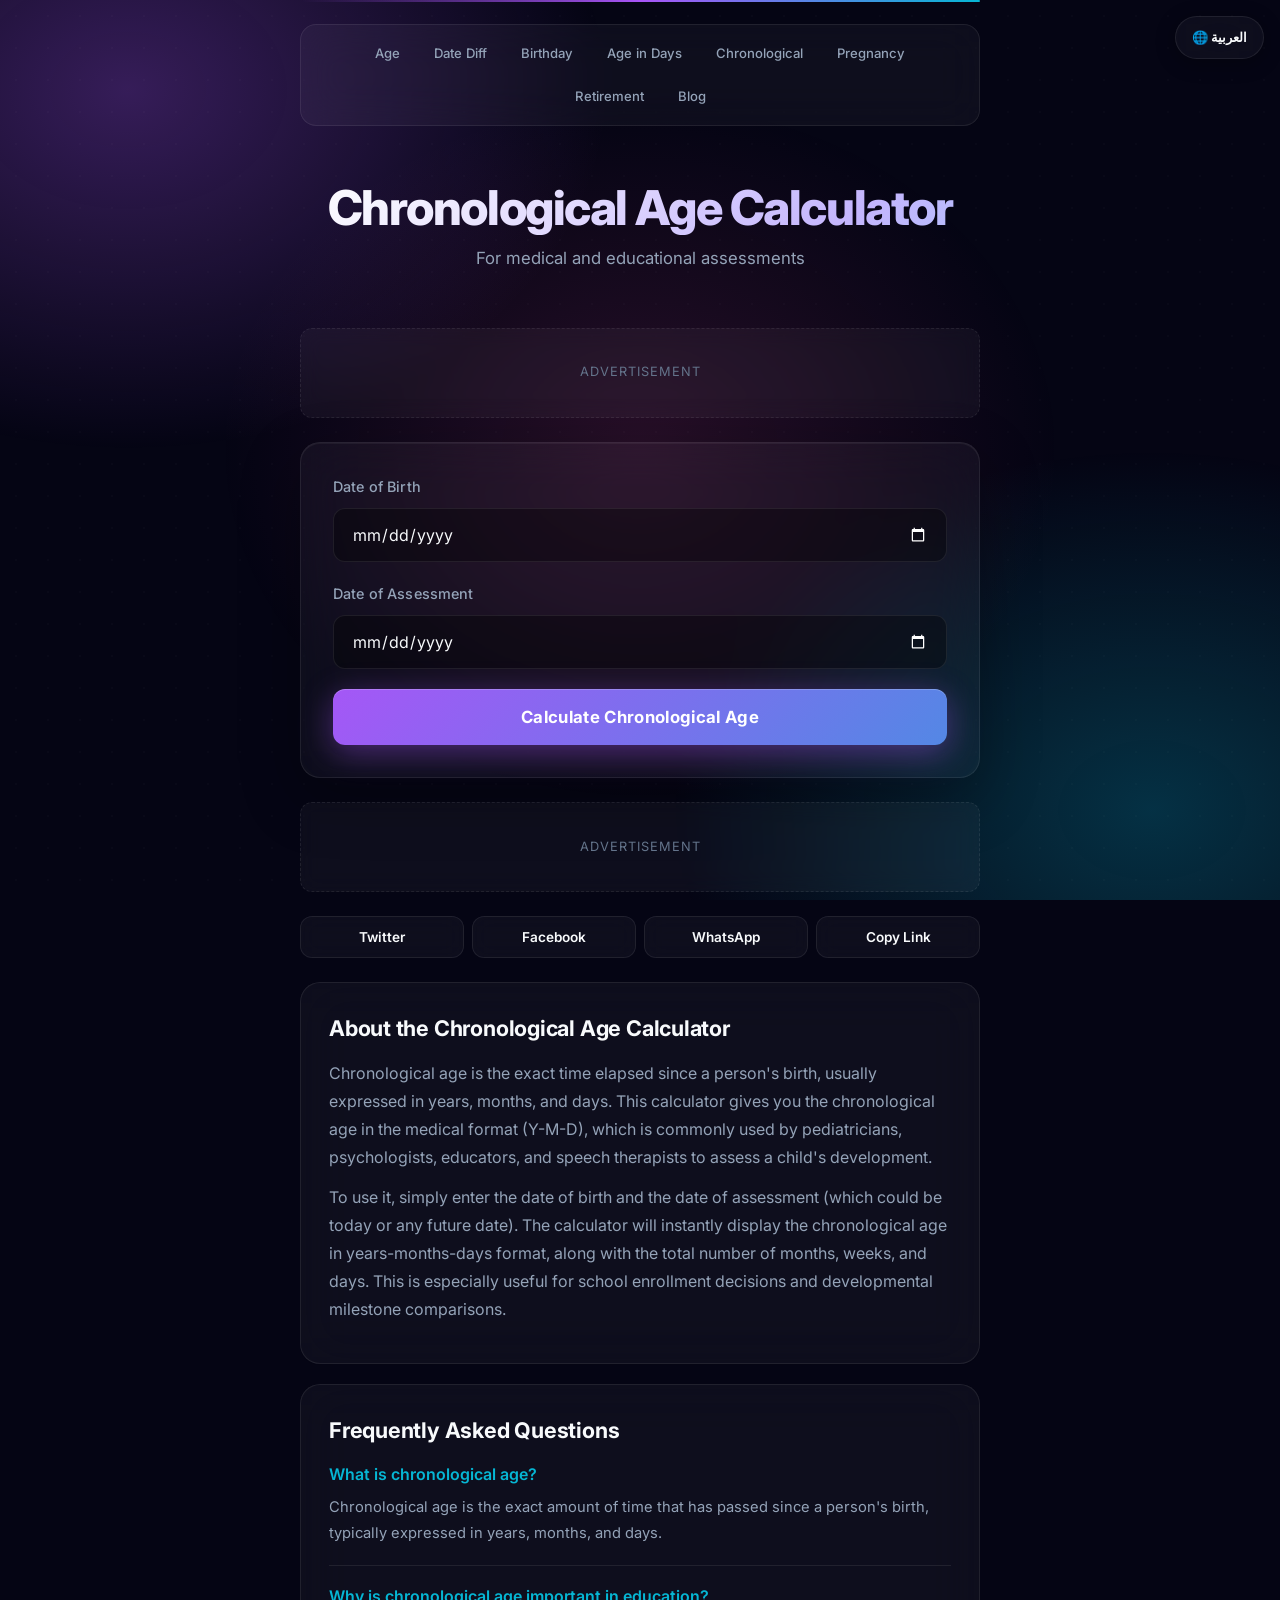
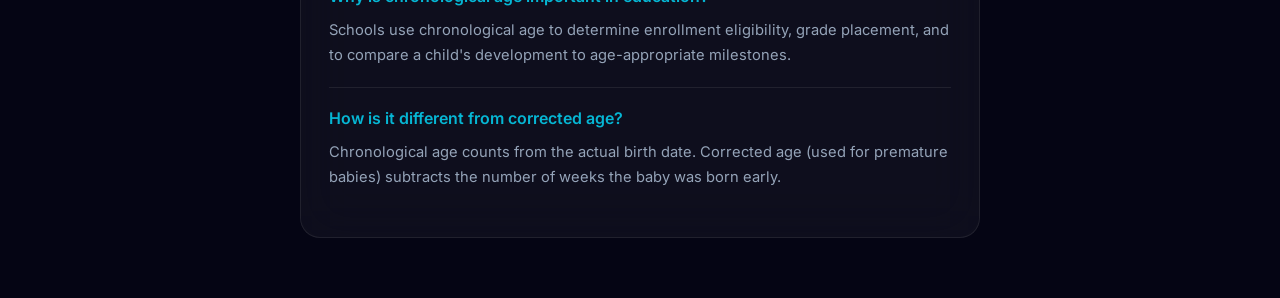
<file: chronological-age.html>
<!DOCTYPE html>
<html lang="en">
<head>
    <meta charset="UTF-8">
    <meta name="viewport" content="width=device-width, initial-scale=1.0">
    <title>Chronological Age Calculator - Medical & School Age</title>
    <meta name="description" content="Calculate chronological age in years, months, and days for medical, educational, or developmental assessments. Free and accurate.">
    <link rel="stylesheet" href="style.css">
    <script type="application/ld+json">
    {"@context":"https://schema.org","@type":"FAQPage","mainEntity":[
    {"@type":"Question","name":"What is chronological age?","acceptedAnswer":{"@type":"Answer","text":"Chronological age is the exact amount of time that has passed since a person's birth, typically expressed in years, months, and days. It is often used in medical and educational assessments."}},
    {"@type":"Question","name":"Why is chronological age important in education?","acceptedAnswer":{"@type":"Answer","text":"Schools use chronological age to determine enrollment eligibility, grade placement, and to compare a child's development to age-appropriate milestones."}},
    {"@type":"Question","name":"How is it different from corrected age?","acceptedAnswer":{"@type":"Answer","text":"Chronological age counts from the actual birth date. Corrected age (used for premature babies) subtracts the number of weeks the baby was born early from the chronological age."}}]}
    </script>
</head>
<body>
    <div class="container">
        <nav class="site-nav">
            <a href="index.html">Age</a>
            <a href="date-difference.html">Date Diff</a>
            <a href="birthday-calculator.html">Birthday</a>
            <a href="age-in-days.html">Age in Days</a>
            <a href="chronological-age.html">Chronological</a>
            <a href="pregnancy-calculator.html">Pregnancy</a>
            <a href="retirement-calculator.html">Retirement</a>
            <a href="blog.html">Blog</a>
        </nav>
        <header>
            <h1>Chronological Age Calculator</h1>
            <p>For medical and educational assessments</p>
        </header>
        <div class="ad-slot">Advertisement</div>
        <main class="card">
            <div class="input-group">
                <label for="dob">Date of Birth</label>
                <input type="date" id="dob" required>
            </div>
            <div class="input-group">
                <label for="assessment">Date of Assessment</label>
                <input type="date" id="assessment" required>
            </div>
            <button id="calculateBtn">Calculate Chronological Age</button>
        </main>
        <section id="results" class="results hidden">
            <div class="main-result">
                <h2>Chronological Age (Y-M-D)</h2>
                <p id="medicalFormat">--</p>
                <p style="font-size:0.9rem;color:#888;margin-top:8px;" id="mainAge">--</p>
            </div>
            <div class="result-grid">
                <div class="result-item"><span class="label">Total Months</span><span class="value" id="totalMonths">--</span></div>
                <div class="result-item"><span class="label">Total Weeks</span><span class="value" id="totalWeeks">--</span></div>
                <div class="result-item"><span class="label">Total Days</span><span class="value" id="totalDays">--</span></div>
            </div>
        </section>
        <div class="ad-slot">Advertisement</div>
        <section class="content-section">
            <h2>About the Chronological Age Calculator</h2>
            <p>Chronological age is the exact time elapsed since a person's birth, usually expressed in years, months, and days. This calculator gives you the chronological age in the medical format (Y-M-D), which is commonly used by pediatricians, psychologists, educators, and speech therapists to assess a child's development.</p>
            <p>To use it, simply enter the date of birth and the date of assessment (which could be today or any future date). The calculator will instantly display the chronological age in years-months-days format, along with the total number of months, weeks, and days. This is especially useful for school enrollment decisions and developmental milestone comparisons.</p>
        </section>
        <section class="content-section">
            <h2>Frequently Asked Questions</h2>
            <div class="faq-item"><h3>What is chronological age?</h3><p>Chronological age is the exact amount of time that has passed since a person's birth, typically expressed in years, months, and days.</p></div>
            <div class="faq-item"><h3>Why is chronological age important in education?</h3><p>Schools use chronological age to determine enrollment eligibility, grade placement, and to compare a child's development to age-appropriate milestones.</p></div>
            <div class="faq-item"><h3>How is it different from corrected age?</h3><p>Chronological age counts from the actual birth date. Corrected age (used for premature babies) subtracts the number of weeks the baby was born early.</p></div>
        </section>
    </div>
    <script src="chronological.js"></script>
    <script src="common.js"></script>
</body>
</html>
</file>
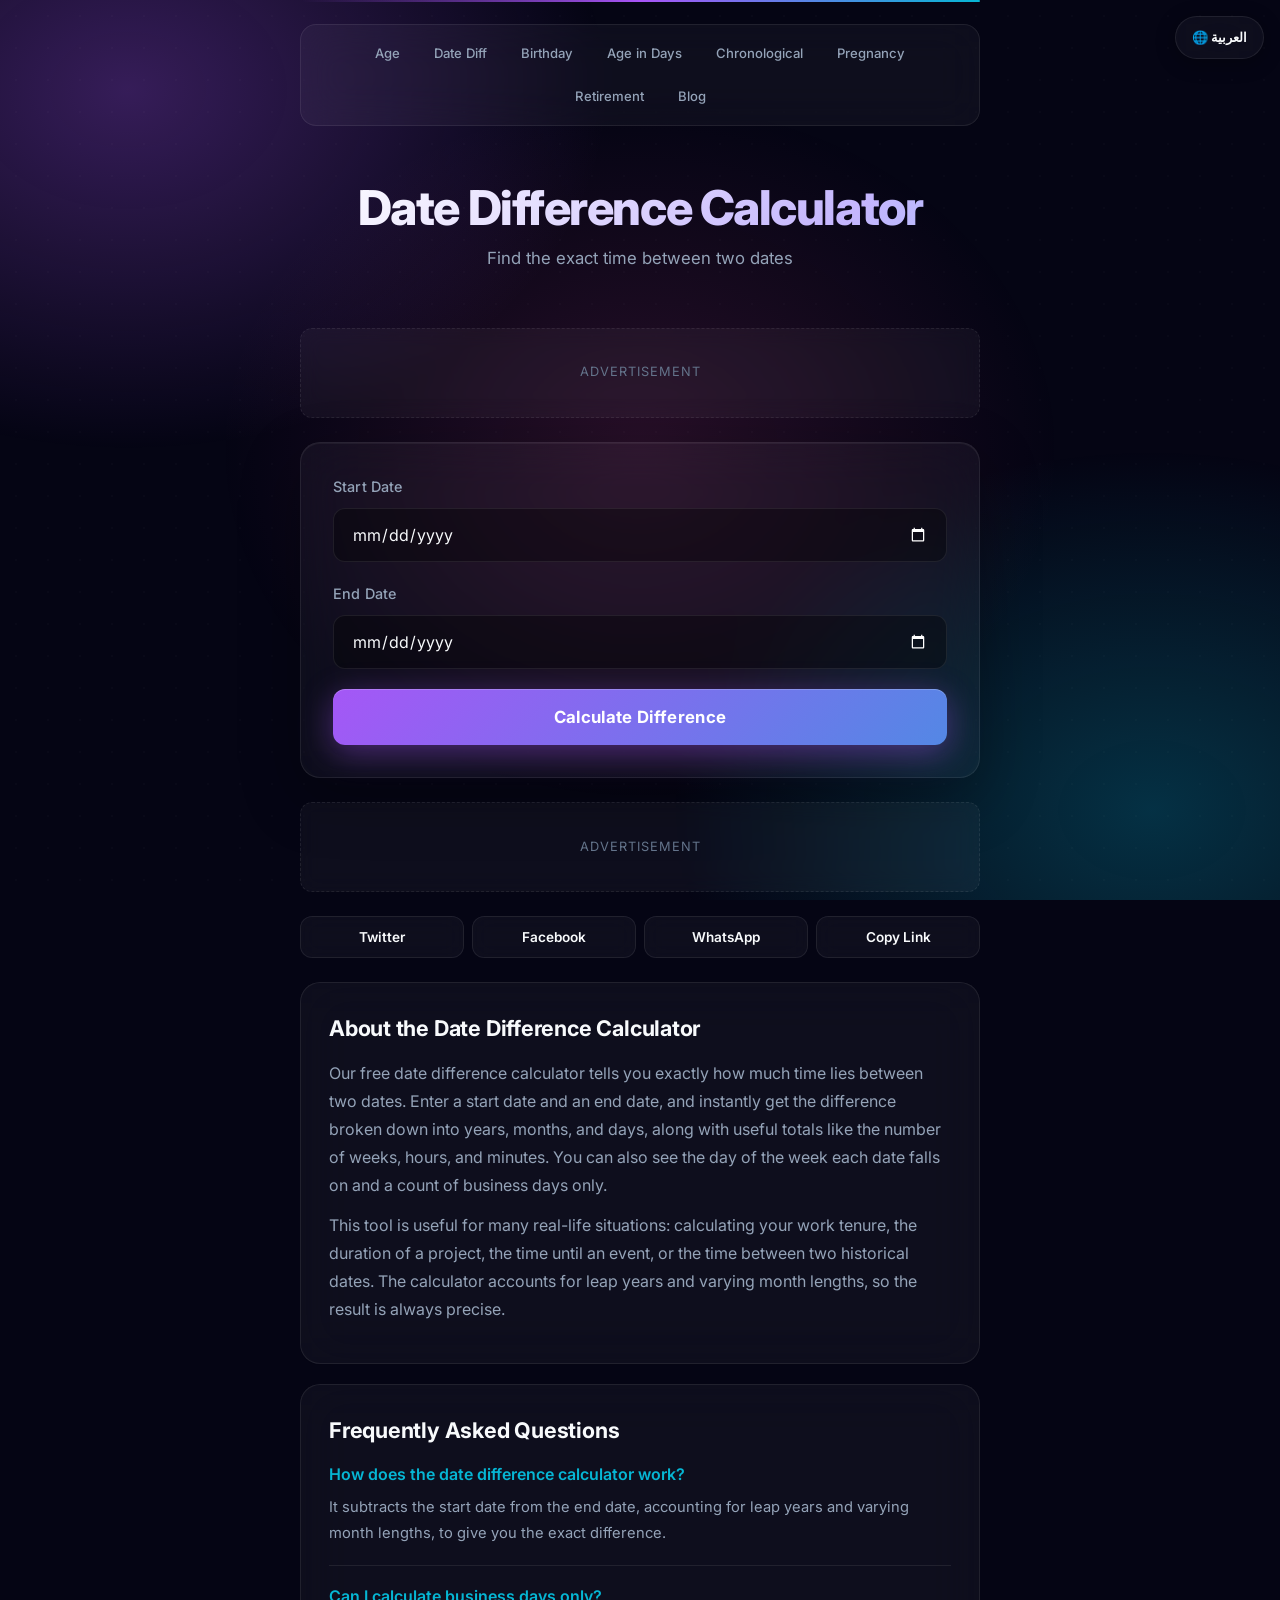
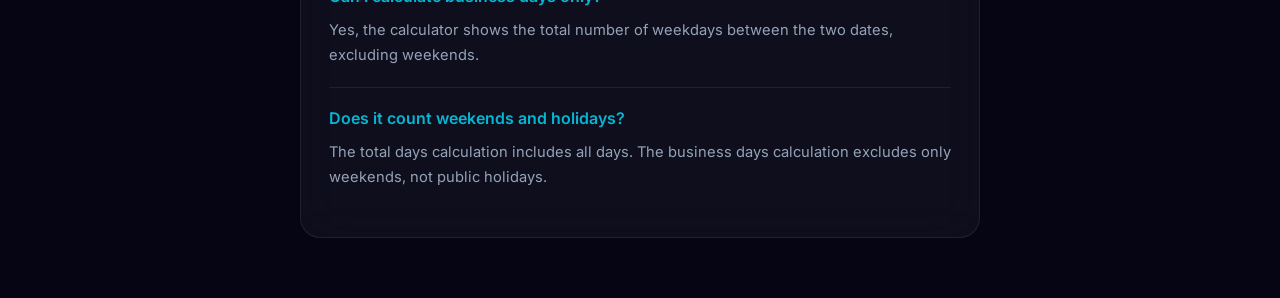
<file: date-difference.html>
<!DOCTYPE html>
<html lang="en">
<head>
    <meta charset="UTF-8">
    <meta name="viewport" content="width=device-width, initial-scale=1.0">
    <title>Date Difference Calculator - Days Between Two Dates</title>
    <meta name="description" content="Calculate the exact difference between two dates in years, months, days, hours, minutes, and business days. Free online date difference calculator.">
    <link rel="stylesheet" href="style.css">
    <script type="application/ld+json">
    {"@context":"https://schema.org","@type":"FAQPage","mainEntity":[
    {"@type":"Question","name":"How does the date difference calculator work?","acceptedAnswer":{"@type":"Answer","text":"It subtracts the start date from the end date, accounting for leap years and varying month lengths, to give you the exact difference."}},
    {"@type":"Question","name":"Can I calculate business days only?","acceptedAnswer":{"@type":"Answer","text":"Yes, the calculator shows the total number of weekdays between the two dates, excluding weekends."}},
    {"@type":"Question","name":"Does it count weekends and holidays?","acceptedAnswer":{"@type":"Answer","text":"The total days calculation includes all days. The business days calculation excludes only weekends, not public holidays."}}]}
    </script>
</head>
<body>
    <div class="container">
        <nav class="site-nav">
            <a href="index.html">Age</a>
            <a href="date-difference.html">Date Diff</a>
            <a href="birthday-calculator.html">Birthday</a>
            <a href="age-in-days.html">Age in Days</a>
            <a href="chronological-age.html">Chronological</a>
            <a href="pregnancy-calculator.html">Pregnancy</a>
            <a href="retirement-calculator.html">Retirement</a>
            <a href="blog.html">Blog</a>
        </nav>
        <header>
            <h1>Date Difference Calculator</h1>
            <p>Find the exact time between two dates</p>
        </header>
        <div class="ad-slot">Advertisement</div>
        <main class="card">
            <div class="input-group">
                <label for="startDate">Start Date</label>
                <input type="date" id="startDate" required>
            </div>
            <div class="input-group">
                <label for="endDate">End Date</label>
                <input type="date" id="endDate" required>
            </div>
            <button id="calculateBtn">Calculate Difference</button>
        </main>
        <section id="results" class="results hidden">
            <div class="main-result">
                <h2>Difference</h2>
                <p id="diffResult">--</p>
            </div>
            <div class="result-grid">
                <div class="result-item"><span class="label">Total Days</span><span class="value" id="totalDays">--</span></div>
                <div class="result-item"><span class="label">Total Weeks</span><span class="value" id="totalWeeks">--</span></div>
                <div class="result-item"><span class="label">Business Days</span><span class="value" id="businessDays">--</span></div>
                <div class="result-item"><span class="label">Total Hours</span><span class="value" id="totalHours">--</span></div>
                <div class="result-item"><span class="label">Total Minutes</span><span class="value" id="totalMinutes">--</span></div>
                <div class="result-item"><span class="label">Start Day</span><span class="value" id="startDay">--</span></div>
                <div class="result-item"><span class="label">End Day</span><span class="value" id="endDay">--</span></div>
            </div>
        </section>
        <div class="ad-slot">Advertisement</div>
        <section class="content-section">
            <h2>About the Date Difference Calculator</h2>
            <p>Our free date difference calculator tells you exactly how much time lies between two dates. Enter a start date and an end date, and instantly get the difference broken down into years, months, and days, along with useful totals like the number of weeks, hours, and minutes. You can also see the day of the week each date falls on and a count of business days only.</p>
            <p>This tool is useful for many real-life situations: calculating your work tenure, the duration of a project, the time until an event, or the time between two historical dates. The calculator accounts for leap years and varying month lengths, so the result is always precise.</p>
        </section>
        <section class="content-section">
            <h2>Frequently Asked Questions</h2>
            <div class="faq-item"><h3>How does the date difference calculator work?</h3><p>It subtracts the start date from the end date, accounting for leap years and varying month lengths, to give you the exact difference.</p></div>
            <div class="faq-item"><h3>Can I calculate business days only?</h3><p>Yes, the calculator shows the total number of weekdays between the two dates, excluding weekends.</p></div>
            <div class="faq-item"><h3>Does it count weekends and holidays?</h3><p>The total days calculation includes all days. The business days calculation excludes only weekends, not public holidays.</p></div>
        </section>
    </div>
    <script src="date-difference.js"></script>
    <script src="common.js"></script>
</body>
</html>
</file>
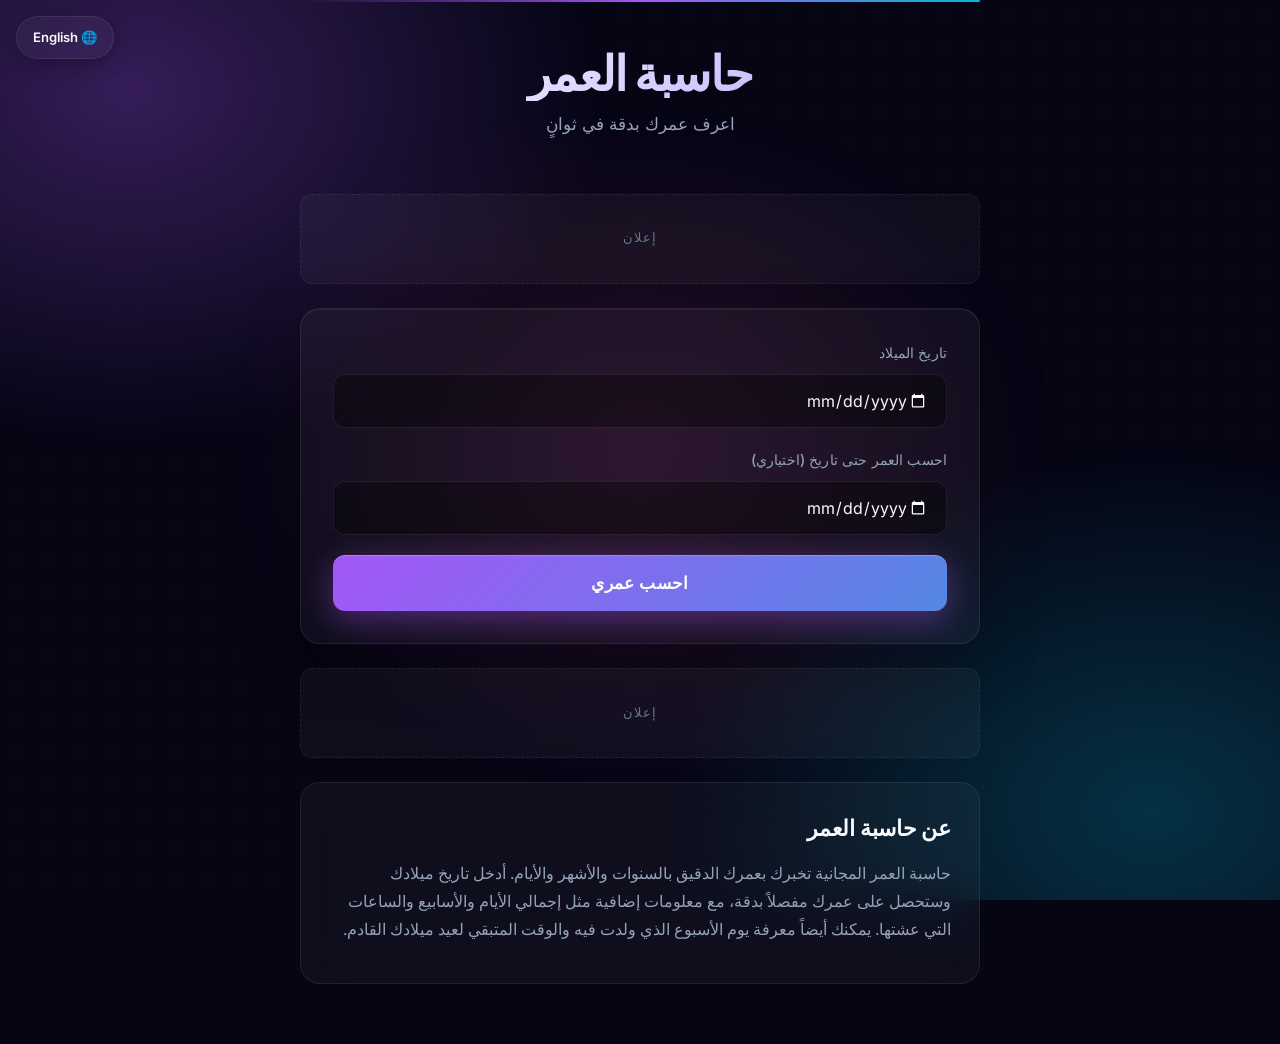
<file: index-ar.html>
<!DOCTYPE html>
<html lang="ar" dir="rtl">
<head>
    <meta charset="UTF-8">
    <meta name="viewport" content="width=device-width, initial-scale=1.0">
    <title>حاسبة العمر - احسب عمرك بالسنوات والأشهر والأيام</title>
    <meta name="description" content="حاسبة عمر مجانية ودقيقة. احسب عمرك بالسنوات والأشهر والأيام والساعات، واعرف كم يوماً تبقى لعيد ميلادك القادم.">
    <link rel="stylesheet" href="style.css">
    <style>
        body { direction: rtl; font-family: 'Segoe UI', Tahoma, sans-serif; }
        .site-nav a { direction: rtl; }
        .input-group input, .result-item .value { direction: ltr; text-align: right; }
        #ageResult { direction: rtl; }
    </style>
</head>
<body>
    <a href="index.html" class="lang-switch">🌐 English</a>
    <div class="container">
        <header><h1>حاسبة العمر</h1><p>اعرف عمرك بدقة في ثوانٍ</p></header>
        <div class="ad-slot">إعلان</div>
        <main class="card">
            <div class="input-group">
                <label for="birthdate">تاريخ الميلاد</label>
                <input type="date" id="birthdate" required>
            </div>
            <div class="input-group">
                <label for="currentdate">احسب العمر حتى تاريخ (اختياري)</label>
                <input type="date" id="currentdate">
            </div>
            <button id="calculateBtn">احسب عمري</button>
        </main>
        <section id="results" class="results hidden">
            <div class="main-result">
                <h2>عمرك الدقيق</h2>
                <p id="ageResult">--</p>
            </div>
            <div class="result-grid">
                <div class="result-item"><span class="label">إجمالي الأيام</span><span class="value" id="totalDays">--</span></div>
                <div class="result-item"><span class="label">إجمالي الأسابيع</span><span class="value" id="totalWeeks">--</span></div>
                <div class="result-item"><span class="label">إجمالي الساعات</span><span class="value" id="totalHours">--</span></div>
                <div class="result-item"><span class="label">يوم الميلاد</span><span class="value" id="bornDay">--</span></div>
                <div class="result-item"><span class="label">عيد الميلاد القادم</span><span class="value" id="nextBirthday">--</span></div>
            </div>
        </section>
        <div class="ad-slot">إعلان</div>
        <section class="content-section">
            <h2>عن حاسبة العمر</h2>
            <p>حاسبة العمر المجانية تخبرك بعمرك الدقيق بالسنوات والأشهر والأيام. أدخل تاريخ ميلادك وستحصل على عمرك مفصلاً بدقة، مع معلومات إضافية مثل إجمالي الأيام والأسابيع والساعات التي عشتها. يمكنك أيضاً معرفة يوم الأسبوع الذي ولدت فيه والوقت المتبقي لعيد ميلادك القادم.</p>
        </section>
    </div>
    <script>
        const arDays = ['الأحد','الاثنين','الثلاثاء','الأربعاء','الخميس','الجمعة','السبت'];
        const bIn = document.getElementById('birthdate');
        const cIn = document.getElementById('currentdate');
        const today = new Date().toISOString().split('T')[0];
        bIn.max = today;
        document.getElementById('calculateBtn').addEventListener('click', function() {
            const b = new Date(bIn.value);
            const now = cIn.value ? new Date(cIn.value) : new Date();
            if (isNaN(b)) { alert('أدخل تاريخ الميلاد'); return; }
            if (b > now) { alert('تاريخ الميلاد لا يمكن أن يكون في المستقبل'); return; }
            let y = now.getFullYear() - b.getFullYear();
            let m = now.getMonth() - b.getMonth();
            let d = now.getDate() - b.getDate();
            if (d < 0) { m--; d += new Date(now.getFullYear(), now.getMonth(), 0).getDate(); }
            if (m < 0) { y--; m += 12; }
            const totalDays = Math.floor((now - b) / 86400000);
            const totalWeeks = Math.floor(totalDays / 7);
            const totalHours = totalDays * 24;
            document.getElementById('ageResult').textContent = y + ' سنة، ' + m + ' شهر، ' + d + ' يوم';
            document.getElementById('totalDays').textContent = totalDays.toLocaleString('ar-EG');
            document.getElementById('totalWeeks').textContent = totalWeeks.toLocaleString('ar-EG');
            document.getElementById('totalHours').textContent = totalHours.toLocaleString('ar-EG');
            document.getElementById('bornDay').textContent = arDays[b.getDay()];
            let nb = new Date(now.getFullYear(), b.getMonth(), b.getDate());
            if (nb < now) nb = new Date(now.getFullYear() + 1, b.getMonth(), b.getDate());
            const days = Math.ceil((nb - now) / 86400000);
            document.getElementById('nextBirthday').textContent = days === 0 ? 'اليوم!' : 'بعد ' + days + ' يوم';
            document.getElementById('results').classList.remove('hidden');
        });
    </script>
</body>
</html>
</file>
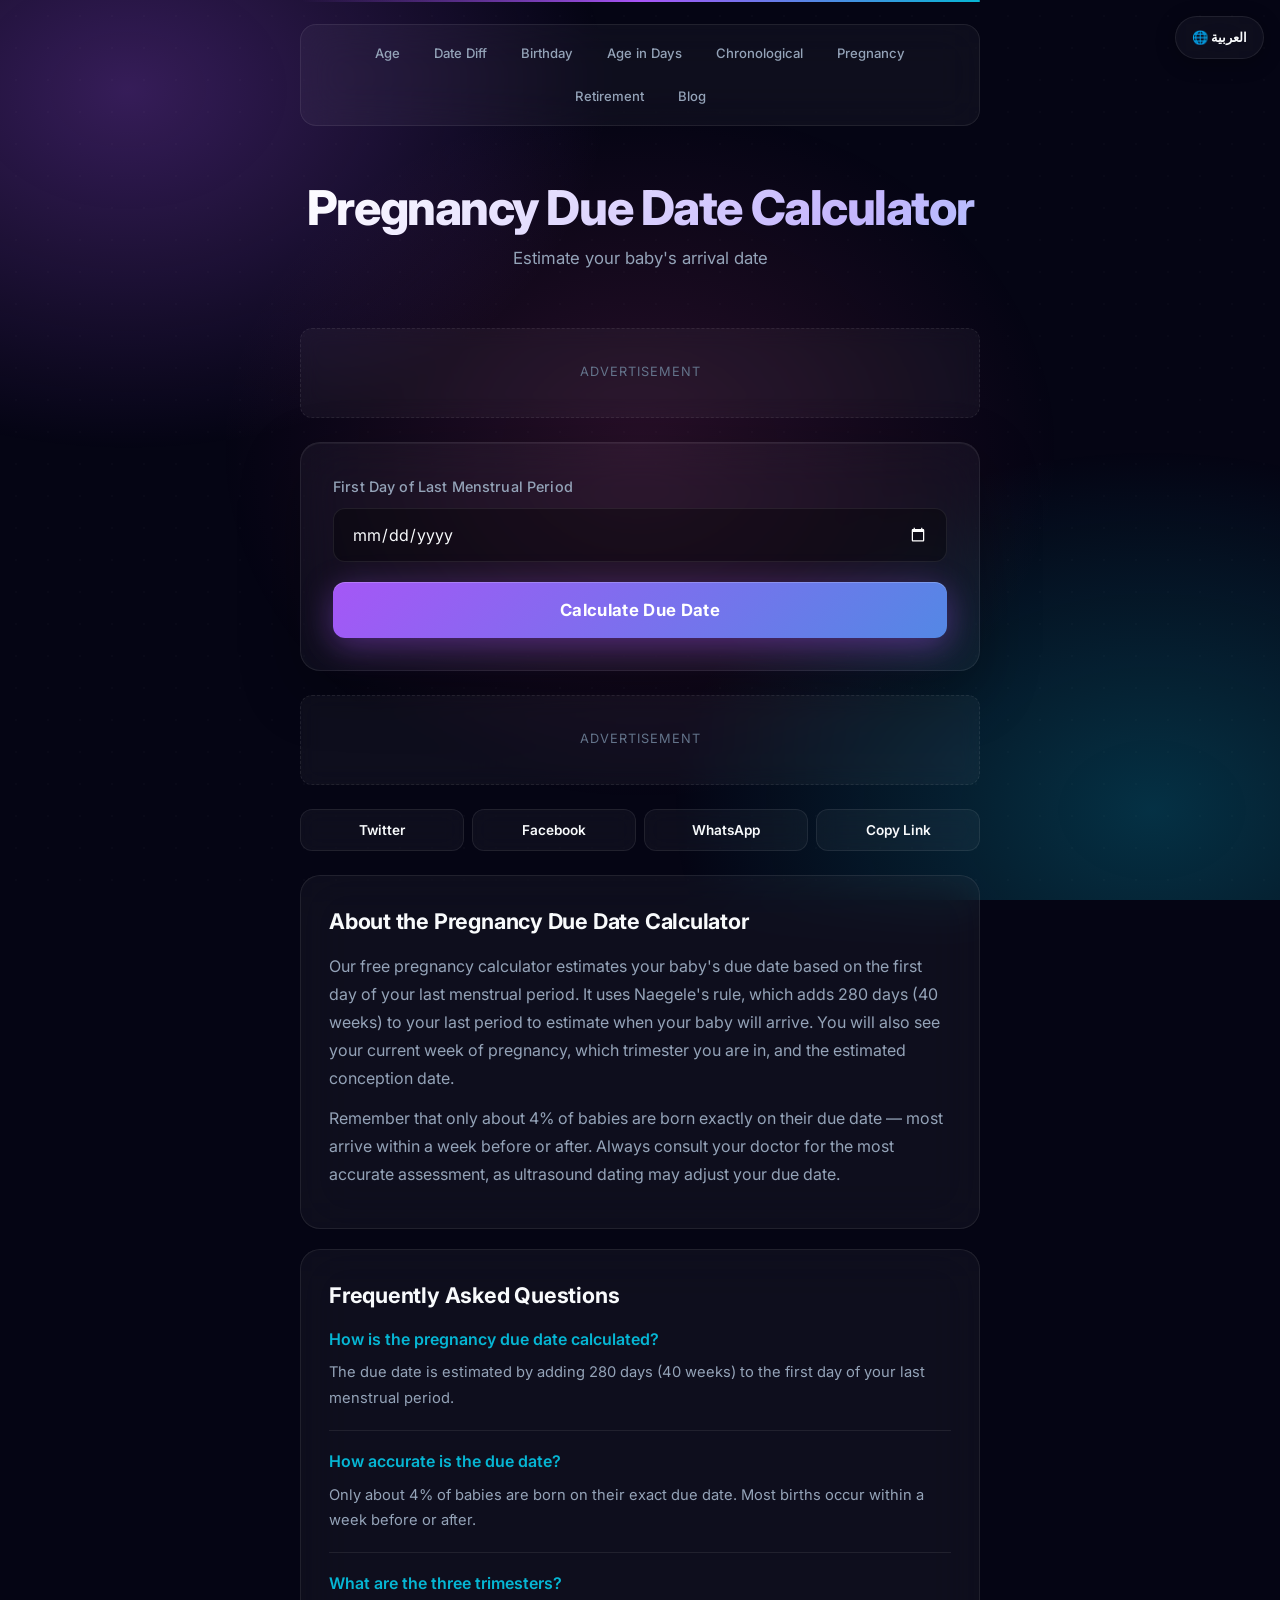
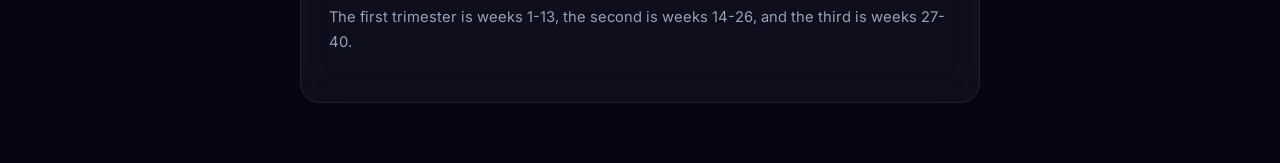
<file: pregnancy-calculator.html>
<!DOCTYPE html>
<html lang="en">
<head>
    <meta charset="UTF-8">
    <meta name="viewport" content="width=device-width, initial-scale=1.0">
    <title>Pregnancy Due Date Calculator - Estimate Your Baby's Birth Date</title>
    <meta name="description" content="Calculate your pregnancy due date based on your last menstrual period. Free pregnancy calculator showing trimester dates and weeks pregnant.">
    <link rel="stylesheet" href="style.css">
    <script type="application/ld+json">
    {"@context":"https://schema.org","@type":"FAQPage","mainEntity":[
    {"@type":"Question","name":"How is the pregnancy due date calculated?","acceptedAnswer":{"@type":"Answer","text":"The due date is estimated by adding 280 days (40 weeks) to the first day of your last menstrual period, using Naegele's rule."}},
    {"@type":"Question","name":"How accurate is the due date?","acceptedAnswer":{"@type":"Answer","text":"Only about 4% of babies are born on their exact due date. Most births occur within a week before or after."}},
    {"@type":"Question","name":"What are the three trimesters?","acceptedAnswer":{"@type":"Answer","text":"The first trimester is weeks 1-13, the second is weeks 14-26, and the third is weeks 27-40."}}]}
    </script>
</head>
<body>
    <div class="container">
        <nav class="site-nav">
            <a href="index.html">Age</a>
            <a href="date-difference.html">Date Diff</a>
            <a href="birthday-calculator.html">Birthday</a>
            <a href="age-in-days.html">Age in Days</a>
            <a href="chronological-age.html">Chronological</a>
            <a href="pregnancy-calculator.html">Pregnancy</a>
            <a href="retirement-calculator.html">Retirement</a>
            <a href="blog.html">Blog</a>
        </nav>
        <header><h1>Pregnancy Due Date Calculator</h1><p>Estimate your baby's arrival date</p></header>
        <div class="ad-slot">Advertisement</div>
        <main class="card">
            <div class="input-group">
                <label for="lmp">First Day of Last Menstrual Period</label>
                <input type="date" id="lmp" required>
            </div>
            <button id="calculateBtn">Calculate Due Date</button>
        </main>
        <section id="results" class="results hidden">
            <div class="main-result"><h2>Estimated Due Date</h2><p id="dueDate">--</p></div>
            <div class="result-grid">
                <div class="result-item"><span class="label">Weeks Pregnant</span><span class="value" id="weeksPregnant">--</span></div>
                <div class="result-item"><span class="label">Trimester</span><span class="value" id="trimester">--</span></div>
                <div class="result-item"><span class="label">Days Remaining</span><span class="value" id="daysRemaining">--</span></div>
                <div class="result-item"><span class="label">First Trimester Ends</span><span class="value" id="t1End">--</span></div>
                <div class="result-item"><span class="label">Second Trimester Ends</span><span class="value" id="t2End">--</span></div>
                <div class="result-item"><span class="label">Conception (est.)</span><span class="value" id="conception">--</span></div>
            </div>
        </section>
        <div class="ad-slot">Advertisement</div>
        <section class="content-section">
            <h2>About the Pregnancy Due Date Calculator</h2>
            <p>Our free pregnancy calculator estimates your baby's due date based on the first day of your last menstrual period. It uses Naegele's rule, which adds 280 days (40 weeks) to your last period to estimate when your baby will arrive. You will also see your current week of pregnancy, which trimester you are in, and the estimated conception date.</p>
            <p>Remember that only about 4% of babies are born exactly on their due date — most arrive within a week before or after. Always consult your doctor for the most accurate assessment, as ultrasound dating may adjust your due date.</p>
        </section>
        <section class="content-section">
            <h2>Frequently Asked Questions</h2>
            <div class="faq-item"><h3>How is the pregnancy due date calculated?</h3><p>The due date is estimated by adding 280 days (40 weeks) to the first day of your last menstrual period.</p></div>
            <div class="faq-item"><h3>How accurate is the due date?</h3><p>Only about 4% of babies are born on their exact due date. Most births occur within a week before or after.</p></div>
            <div class="faq-item"><h3>What are the three trimesters?</h3><p>The first trimester is weeks 1-13, the second is weeks 14-26, and the third is weeks 27-40.</p></div>
        </section>
    </div>
    <script src="pregnancy.js"></script>
    <script src="common.js"></script>
</body>
</html>
</file>
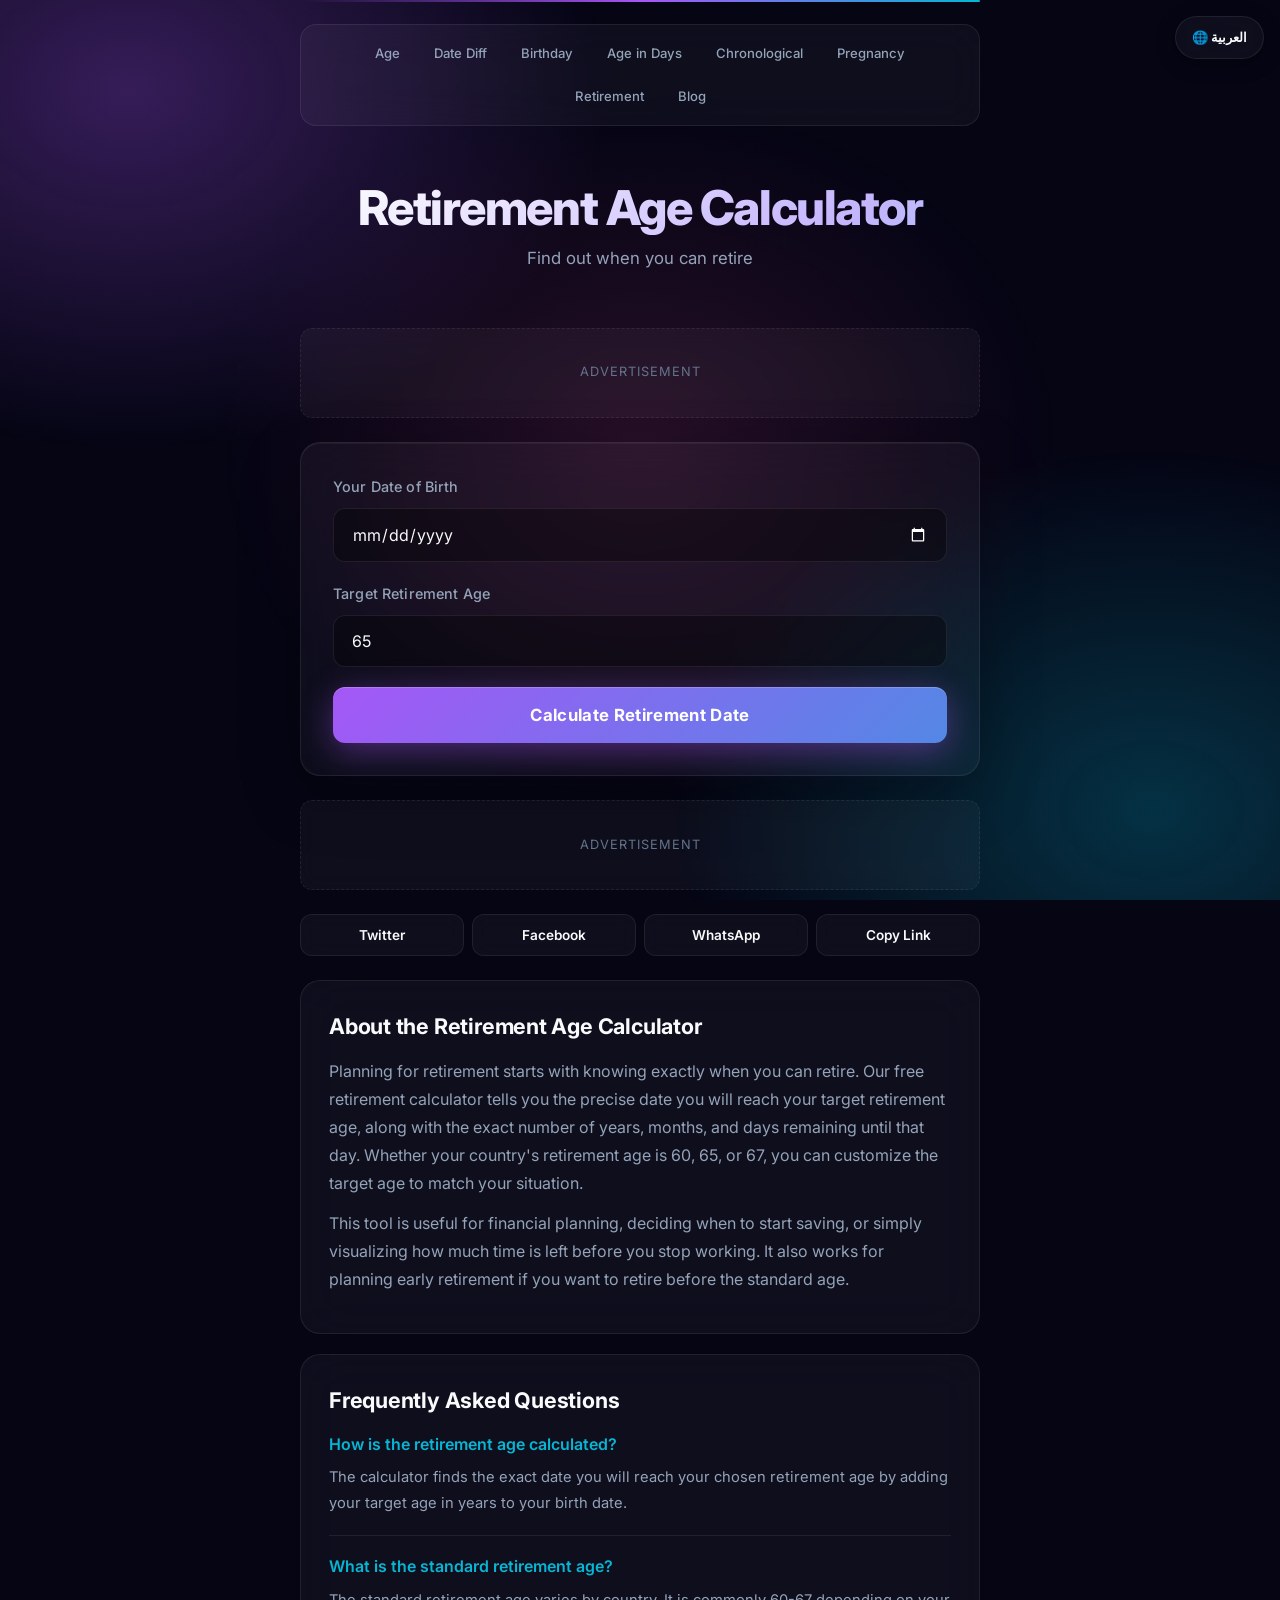
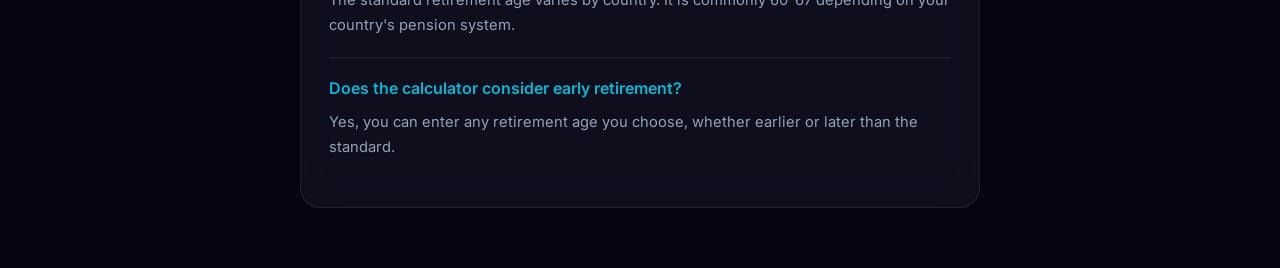
<file: retirement-calculator.html>
<!DOCTYPE html>
<html lang="en">
<head>
    <meta charset="UTF-8">
    <meta name="viewport" content="width=device-width, initial-scale=1.0">
    <title>Retirement Age Calculator - When Can I Retire?</title>
    <meta name="description" content="Calculate how many years, months, and days remain until your retirement age. Free retirement age calculator with full retirement date.">
    <link rel="stylesheet" href="style.css">
    <script type="application/ld+json">
    {"@context":"https://schema.org","@type":"FAQPage","mainEntity":[
    {"@type":"Question","name":"How is the retirement age calculated?","acceptedAnswer":{"@type":"Answer","text":"The calculator finds the exact date you will reach your chosen retirement age by adding your target age in years to your birth date."}},
    {"@type":"Question","name":"What is the standard retirement age?","acceptedAnswer":{"@type":"Answer","text":"The standard retirement age varies by country. It is commonly 60-67 depending on your country's pension system."}},
    {"@type":"Question","name":"Does the calculator consider early retirement?","acceptedAnswer":{"@type":"Answer","text":"Yes, you can enter any retirement age you choose, whether earlier or later than the standard."}}]}
    </script>
</head>
<body>
    <div class="container">
        <nav class="site-nav">
            <a href="index.html">Age</a>
            <a href="date-difference.html">Date Diff</a>
            <a href="birthday-calculator.html">Birthday</a>
            <a href="age-in-days.html">Age in Days</a>
            <a href="chronological-age.html">Chronological</a>
            <a href="pregnancy-calculator.html">Pregnancy</a>
            <a href="retirement-calculator.html">Retirement</a>
            <a href="blog.html">Blog</a>
        </nav>
        <header><h1>Retirement Age Calculator</h1><p>Find out when you can retire</p></header>
        <div class="ad-slot">Advertisement</div>
        <main class="card">
            <div class="input-group">
                <label for="birthDate">Your Date of Birth</label>
                <input type="date" id="birthDate" required>
            </div>
            <div class="input-group">
                <label for="retireAge">Target Retirement Age</label>
                <input type="number" id="retireAge" value="65" min="30" max="90" required>
            </div>
            <button id="calculateBtn">Calculate Retirement Date</button>
        </main>
        <section id="results" class="results hidden">
            <div class="main-result"><h2>You Can Retire On</h2><p id="retireDate">--</p></div>
            <div class="result-grid">
                <div class="result-item"><span class="label">Time Remaining</span><span class="value" id="timeRemaining">--</span></div>
                <div class="result-item"><span class="label">Years Left</span><span class="value" id="yearsLeft">--</span></div>
                <div class="result-item"><span class="label">Months Left</span><span class="value" id="monthsLeft">--</span></div>
                <div class="result-item"><span class="label">Days Left</span><span class="value" id="daysLeft">--</span></div>
                <div class="result-item"><span class="label">Day of Week</span><span class="value" id="retireDay">--</span></div>
            </div>
        </section>
        <div class="ad-slot">Advertisement</div>
        <section class="content-section">
            <h2>About the Retirement Age Calculator</h2>
            <p>Planning for retirement starts with knowing exactly when you can retire. Our free retirement calculator tells you the precise date you will reach your target retirement age, along with the exact number of years, months, and days remaining until that day. Whether your country's retirement age is 60, 65, or 67, you can customize the target age to match your situation.</p>
            <p>This tool is useful for financial planning, deciding when to start saving, or simply visualizing how much time is left before you stop working. It also works for planning early retirement if you want to retire before the standard age.</p>
        </section>
        <section class="content-section">
            <h2>Frequently Asked Questions</h2>
            <div class="faq-item"><h3>How is the retirement age calculated?</h3><p>The calculator finds the exact date you will reach your chosen retirement age by adding your target age in years to your birth date.</p></div>
            <div class="faq-item"><h3>What is the standard retirement age?</h3><p>The standard retirement age varies by country. It is commonly 60-67 depending on your country's pension system.</p></div>
            <div class="faq-item"><h3>Does the calculator consider early retirement?</h3><p>Yes, you can enter any retirement age you choose, whether earlier or later than the standard.</p></div>
        </section>
    </div>
    <script src="retirement.js"></script>
    <script src="common.js"></script>
</body>
</html>
</file>
<file: style.css>
@import url('https://fonts.googleapis.com/css2?family=Inter:wght@400;500;600;700;800;900&display=swap');

:root {
  --bg-base: #050514;
  --purple: #a855f7;
  --cyan: #06b6d4;
  --pink: #ec4899;
  --text: #f8fafc;
  --text-muted: #94a3b8;
  --text-dim: #64748b;
  --glass: rgba(255, 255, 255, 0.04);
  --glass-hover: rgba(255, 255, 255, 0.08);
  --border: rgba(255, 255, 255, 0.08);
  --border-hover: rgba(168, 85, 247, 0.4);
  --radius: 20px;
  --radius-sm: 12px;
}

* { margin: 0; padding: 0; box-sizing: border-box; -webkit-tap-highlight-color: transparent; }
html { scroll-behavior: smooth; }

body {
  font-family: 'Inter', -apple-system, BlinkMacSystemFont, 'Segoe UI', sans-serif;
  background: var(--bg-base);
  color: var(--text);
  min-height: 100vh;
  line-height: 1.6;
  position: relative;
  overflow-x: hidden;
  -webkit-font-smoothing: antialiased;
}

body::before {
  content: '';
  position: fixed;
  inset: 0;
  background:
    radial-gradient(ellipse 800px 600px at 10% 10%, rgba(168, 85, 247, 0.3), transparent 60%),
    radial-gradient(ellipse 800px 600px at 90% 90%, rgba(6, 182, 212, 0.25), transparent 60%),
    radial-gradient(ellipse 600px 500px at 50% 50%, rgba(236, 72, 153, 0.15), transparent 70%);
  z-index: -2;
  animation: blobMove 20s ease-in-out infinite;
  pointer-events: none;
}
body::after {
  content: '';
  position: fixed;
  inset: 0;
  background-image: radial-gradient(circle, rgba(255,255,255,0.04) 1px, transparent 1px);
  background-size: 32px 32px;
  z-index: -1;
  pointer-events: none;
  opacity: 0.5;
}
@keyframes blobMove {
  0%, 100% { opacity: 1; transform: scale(1); }
  50% { opacity: 0.85; transform: scale(1.05); }
}

.container {
  max-width: 720px;
  margin: 0 auto;
  padding: 24px 20px 60px;
  position: relative;
  z-index: 1;
}
.container::before {
  content: '';
  position: absolute;
  top: 0; left: 20px; right: 20px;
  height: 2px;
  background: linear-gradient(90deg, transparent, var(--purple), var(--cyan), var(--pink), transparent);
  background-size: 200% 100%;
  animation: shimmer 4s linear infinite;
  border-radius: 2px;
}
@keyframes shimmer {
  0% { background-position: -200% 0; }
  100% { background-position: 200% 0; }
}

/* NAV */
.site-nav {
  display: flex; flex-wrap: wrap; gap: 6px; justify-content: center;
  padding: 10px;
  background: var(--glass);
  backdrop-filter: blur(20px);
  -webkit-backdrop-filter: blur(20px);
  border: 1px solid var(--border);
  border-radius: 16px;
  margin-bottom: 32px;
  position: sticky; top: 12px; z-index: 50;
}
.site-nav a {
  color: var(--text-muted); text-decoration: none;
  padding: 8px 14px; border-radius: 10px;
  font-size: 0.82rem; font-weight: 500;
  transition: all 0.25s ease; white-space: nowrap;
}
.site-nav a:hover { color: var(--text); background: var(--glass-hover); }
.site-nav a.active {
  background: linear-gradient(135deg, var(--purple), var(--cyan));
  color: white; font-weight: 600;
  box-shadow: 0 0 24px rgba(168, 85, 247, 0.5), 0 4px 12px rgba(0,0,0,0.4);
}

/* HEADER */
header { text-align: center; padding: 24px 0 32px; }
header h1 {
  font-size: clamp(2rem, 5vw, 3rem);
  font-weight: 800; letter-spacing: -0.03em; line-height: 1.1;
  margin-bottom: 10px;
  color: #c4b5fd;
  background: linear-gradient(135deg, #fff 0%, #c4b5fd 40%, #67e8f9 100%);
  -webkit-background-clip: text; background-clip: text;
  -webkit-text-fill-color: transparent;
  background-size: 200% 200%;
  animation: gradientShift 8s ease infinite;
}
header p { color: var(--text-muted); font-size: 1.05rem; }
@keyframes gradientShift {
  0%, 100% { background-position: 0% 50%; }
  50% { background-position: 100% 50%; }
}

/* AD SLOTS */
.ad-slot {
  background: var(--glass);
  border: 1px dashed var(--border);
  border-radius: var(--radius-sm);
  padding: 20px; text-align: center;
  color: var(--text-dim); font-size: 0.8rem;
  letter-spacing: 1px; text-transform: uppercase;
  margin: 24px 0; min-height: 90px;
  display: flex; align-items: center; justify-content: center;
  backdrop-filter: blur(10px);
}

/* GLASS CARDS */
.card, .main-result, .countdown-box, .progress-container, .content-section, .blog-card {
  background: var(--glass);
  backdrop-filter: blur(24px);
  -webkit-backdrop-filter: blur(24px);
  border: 1px solid var(--border);
  border-radius: var(--radius);
  transition: all 0.35s cubic-bezier(0.4, 0, 0.2, 1);
}
.card {
  padding: 32px;
  box-shadow: 0 20px 60px rgba(0,0,0,0.3), inset 0 1px 0 rgba(255,255,255,0.05);
}
.card:hover {
  border-color: var(--border-hover);
  box-shadow: 0 20px 60px rgba(0,0,0,0.4), 0 0 40px rgba(168, 85, 247, 0.1), inset 0 1px 0 rgba(255,255,255,0.08);
}

/* INPUTS */
.input-group { margin-bottom: 20px; }
.input-group label {
  display: block; margin-bottom: 10px;
  color: var(--text-muted); font-weight: 500;
  font-size: 0.9rem; letter-spacing: 0.01em;
}
.input-group input {
  width: 100%; padding: 15px 18px;
  background: rgba(0, 0, 0, 0.35);
  border: 1px solid var(--border);
  border-radius: var(--radius-sm);
  font-size: 1rem; color: var(--text);
  font-family: inherit; transition: all 0.2s ease;
  color-scheme: dark;
}
.input-group input:focus {
  outline: none; border-color: var(--purple);
  box-shadow: 0 0 0 3px rgba(168, 85, 247, 0.15), 0 0 20px rgba(168, 85, 247, 0.2);
  background: rgba(0, 0, 0, 0.5);
}

/* BUTTON */
#calculateBtn {
  width: 100%; padding: 18px;
  background: linear-gradient(135deg, var(--purple), var(--cyan));
  background-size: 200% 200%; background-position: 0% 50%;
  color: white; border: none;
  border-radius: var(--radius-sm);
  font-size: 1.05rem; font-weight: 700;
  cursor: pointer; font-family: inherit;
  letter-spacing: 0.02em;
  transition: all 0.4s ease;
  box-shadow: 0 8px 32px rgba(168, 85, 247, 0.4), inset 0 1px 0 rgba(255,255,255,0.2);
}
#calculateBtn:hover {
  background-position: 100% 50%;
  transform: translateY(-2px);
  box-shadow: 0 12px 40px rgba(168, 85, 247, 0.6), inset 0 1px 0 rgba(255,255,255,0.3);
}
#calculateBtn:active { transform: translateY(0); }

/* RESULTS */
.results { margin-top: 24px; animation: fadeInUp 0.5s ease; }
.results.hidden { display: none; }
@keyframes fadeInUp {
  from { opacity: 0; transform: translateY(20px); }
  to { opacity: 1; transform: translateY(0); }
}
.main-result {
  padding: 32px; text-align: center; margin-bottom: 16px;
  background: linear-gradient(135deg, rgba(168, 85, 247, 0.1), rgba(6, 182, 212, 0.08));
  border: 1px solid rgba(168, 85, 247, 0.25);
  box-shadow: 0 20px 60px rgba(0,0,0,0.3), 0 0 60px rgba(168, 85, 247, 0.15);
}
.main-result h2 {
  color: var(--text-muted); font-size: 0.85rem;
  text-transform: uppercase; letter-spacing: 2px;
  margin-bottom: 16px; font-weight: 600;
}
.main-result p, .main-result #ageResult {
  font-size: clamp(1.5rem, 5vw, 2.2rem);
  font-weight: 800; line-height: 1.2;
  color: #c4b5fd;
  background: linear-gradient(135deg, #fff, #c4b5fd, #67e8f9);
  -webkit-background-clip: text; background-clip: text;
  -webkit-text-fill-color: transparent;
  letter-spacing: -0.02em;
}

/* COUNTDOWN */
.countdown-box { padding: 24px; text-align: center; margin-bottom: 16px; }
.countdown-box.hidden { display: none; }
.countdown-box .label {
  display: block; font-size: 0.75rem;
  color: var(--text-muted); text-transform: uppercase;
  letter-spacing: 2px; margin-bottom: 12px; font-weight: 600;
}
.countdown-value {
  font-size: clamp(1.4rem, 4vw, 1.9rem); font-weight: 800;
  color: #67e8f9;
  background: linear-gradient(135deg, var(--purple), var(--cyan));
  -webkit-background-clip: text; background-clip: text;
  -webkit-text-fill-color: transparent;
  font-variant-numeric: tabular-nums;
}

/* RESULT GRID */
.result-grid {
  display: grid; grid-template-columns: repeat(2, 1fr); gap: 12px;
}
.result-item {
  background: var(--glass);
  backdrop-filter: blur(20px); -webkit-backdrop-filter: blur(20px);
  border: 1px solid var(--border);
  border-radius: var(--radius-sm);
  padding: 18px; transition: all 0.3s ease;
}
.result-item:hover {
  border-color: var(--border-hover);
  background: var(--glass-hover);
  transform: translateY(-2px);
}
.result-item .label {
  display: block; font-size: 0.72rem;
  color: var(--text-dim); margin-bottom: 8px;
  text-transform: uppercase; letter-spacing: 1px; font-weight: 600;
}
.result-item .value {
  font-size: 1.15rem; font-weight: 700;
  color: var(--text); font-variant-numeric: tabular-nums;
}

/* PROGRESS */
.progress-container { padding: 24px; margin-bottom: 16px; }
.progress-container.hidden { display: none; }
.progress-container h3 {
  font-size: 0.85rem; color: var(--text-muted);
  margin-bottom: 14px; text-transform: uppercase;
  letter-spacing: 1.5px; font-weight: 600;
}
.progress-bar {
  width: 100%; height: 28px;
  background: rgba(0,0,0,0.4);
  border-radius: 14px; overflow: hidden;
  border: 1px solid var(--border);
}
.progress-fill {
  height: 100%;
  background: linear-gradient(90deg, var(--purple), var(--cyan), var(--pink));
  background-size: 200% 100%;
  border-radius: 14px;
  transition: width 1.2s cubic-bezier(0.4, 0, 0.2, 1);
  display: flex; align-items: center; justify-content: flex-end;
  padding-right: 12px; color: white;
  font-size: 0.72rem; font-weight: 800;
  min-width: 50px;
  animation: progressGlow 3s ease infinite;
  box-shadow: 0 0 20px rgba(168, 85, 247, 0.6);
}
@keyframes progressGlow {
  0%, 100% { background-position: 0% 50%; }
  50% { background-position: 100% 50%; }
}
.progress-label {
  font-size: 0.85rem; color: var(--text-muted);
  margin-top: 12px; text-align: center;
}

/* CONTENT */
.content-section { padding: 28px; margin-top: 20px; }
.content-section h2 {
  font-size: 1.35rem; font-weight: 700;
  color: var(--text); margin-bottom: 14px; letter-spacing: -0.01em;
}
.content-section p {
  color: var(--text-muted); margin-bottom: 12px; line-height: 1.75;
}
.content-section a {
  color: var(--cyan); text-decoration: none;
  border-bottom: 1px solid rgba(6, 182, 212, 0.3); transition: all 0.2s;
}
.content-section a:hover { color: var(--purple); border-bottom-color: var(--purple); }

/* FAQ */
.faq-item { border-top: 1px solid var(--border); padding: 18px 0; }
.faq-item:first-of-type { border-top: none; padding-top: 0; }
.faq-item h3 {
  font-size: 1rem; font-weight: 600; color: var(--cyan); margin-bottom: 8px;
}
.faq-item p { margin-bottom: 0; font-size: 0.92rem; color: var(--text-muted); }

/* SHARE */
.share-buttons {
  display: flex; gap: 8px; flex-wrap: wrap;
  justify-content: center; margin: 24px 0;
}
.share-btn {
  flex: 1; min-width: 120px;
  padding: 12px 16px;
  border: 1px solid var(--border);
  border-radius: var(--radius-sm);
  cursor: pointer; font-weight: 600;
  font-size: 0.85rem; color: var(--text);
  font-family: inherit;
  background: var(--glass);
  backdrop-filter: blur(10px);
  transition: all 0.25s ease;
}
.share-btn:hover {
  background: var(--glass-hover);
  border-color: var(--border-hover);
  transform: translateY(-2px);
}
.share-btn.twitter:hover { background: #1DA1F2; border-color: #1DA1F2; color: white; box-shadow: 0 8px 24px rgba(29, 161, 242, 0.4); }
.share-btn.facebook:hover { background: #1877F2; border-color: #1877F2; color: white; box-shadow: 0 8px 24px rgba(24, 119, 242, 0.4); }
.share-btn.whatsapp:hover { background: #25D366; border-color: #25D366; color: white; box-shadow: 0 8px 24px rgba(37, 211, 102, 0.4); }
.share-btn.copy:hover {
  background: linear-gradient(135deg, var(--purple), var(--cyan));
  color: white; border-color: transparent;
}

/* LANG SWITCH */
.lang-switch {
  position: fixed; top: 16px; right: 16px;
  background: var(--glass);
  backdrop-filter: blur(20px); -webkit-backdrop-filter: blur(20px);
  border: 1px solid var(--border);
  padding: 10px 16px; border-radius: 24px;
  text-decoration: none; color: var(--text);
  font-weight: 600; font-size: 0.82rem;
  z-index: 100; transition: all 0.3s;
  box-shadow: 0 4px 20px rgba(0,0,0,0.3);
}
.lang-switch:hover {
  background: var(--glass-hover);
  border-color: var(--border-hover);
  transform: scale(1.05);
}

/* BLOG */
.blog-grid { display: grid; gap: 16px; margin-top: 20px; }
.blog-card { padding: 28px; text-decoration: none; color: inherit; display: block; }
.blog-card:hover {
  border-color: var(--border-hover);
  transform: translateY(-4px);
  box-shadow: 0 20px 60px rgba(0,0,0,0.4), 0 0 40px rgba(168, 85, 247, 0.1);
}
.blog-card h3 {
  color: var(--text); margin-bottom: 10px;
  font-size: 1.2rem; font-weight: 700; letter-spacing: -0.01em;
}
.blog-card p { color: var(--text-muted); font-size: 0.95rem; line-height: 1.6; }
.blog-card .date {
  color: var(--text-dim); font-size: 0.78rem;
  margin-top: 14px; text-transform: uppercase;
  letter-spacing: 1px; font-weight: 600;
}

/* RTL */
html[dir="rtl"] .site-nav, html[dir="rtl"] .share-buttons { direction: rtl; }
html[dir="rtl"] .lang-switch { left: 16px; right: auto; }
html[dir="rtl"] .input-group input { text-align: right; }
html[dir="rtl"] body { font-family: 'Segoe UI', Tahoma, 'Inter', sans-serif; }

/* RESPONSIVE */
@media (max-width: 640px) {
  .container { padding: 16px 14px 40px; }
  header { padding: 16px 0 24px; }
  header h1 { font-size: 1.9rem; }
  .card, .content-section { padding: 22px; }
  .main-result { padding: 24px; }
  .result-grid { grid-template-columns: 1fr 1fr; gap: 8px; }
  .result-item { padding: 14px; }
  .result-item .label { font-size: 0.68rem; }
  .result-item .value { font-size: 1rem; }
  .site-nav { padding: 8px; gap: 4px; position: static; }
  .site-nav a { font-size: 0.72rem; padding: 7px 10px; }
  .lang-switch { top: 8px; right: 8px; padding: 8px 12px; font-size: 0.75rem; }
  .share-btn { min-width: 100px; font-size: 0.78rem; padding: 10px 12px; }
  .card, .content-section, .result-item, .site-nav, .lang-switch {
    backdrop-filter: blur(12px); -webkit-backdrop-filter: blur(12px);
  }
  body::before { filter: blur(40px); }
}
@media (max-width: 380px) {
  .result-grid { grid-template-columns: 1fr; }
}

/* A11Y */
:focus-visible { outline: 2px solid var(--purple); outline-offset: 2px; }
::selection { background: var(--purple); color: white; }
::-webkit-scrollbar { width: 10px; }
::-webkit-scrollbar-track { background: var(--bg-base); }
::-webkit-scrollbar-thumb {
  background: linear-gradient(var(--purple), var(--cyan));
  border-radius: 5px;
}
</file>
